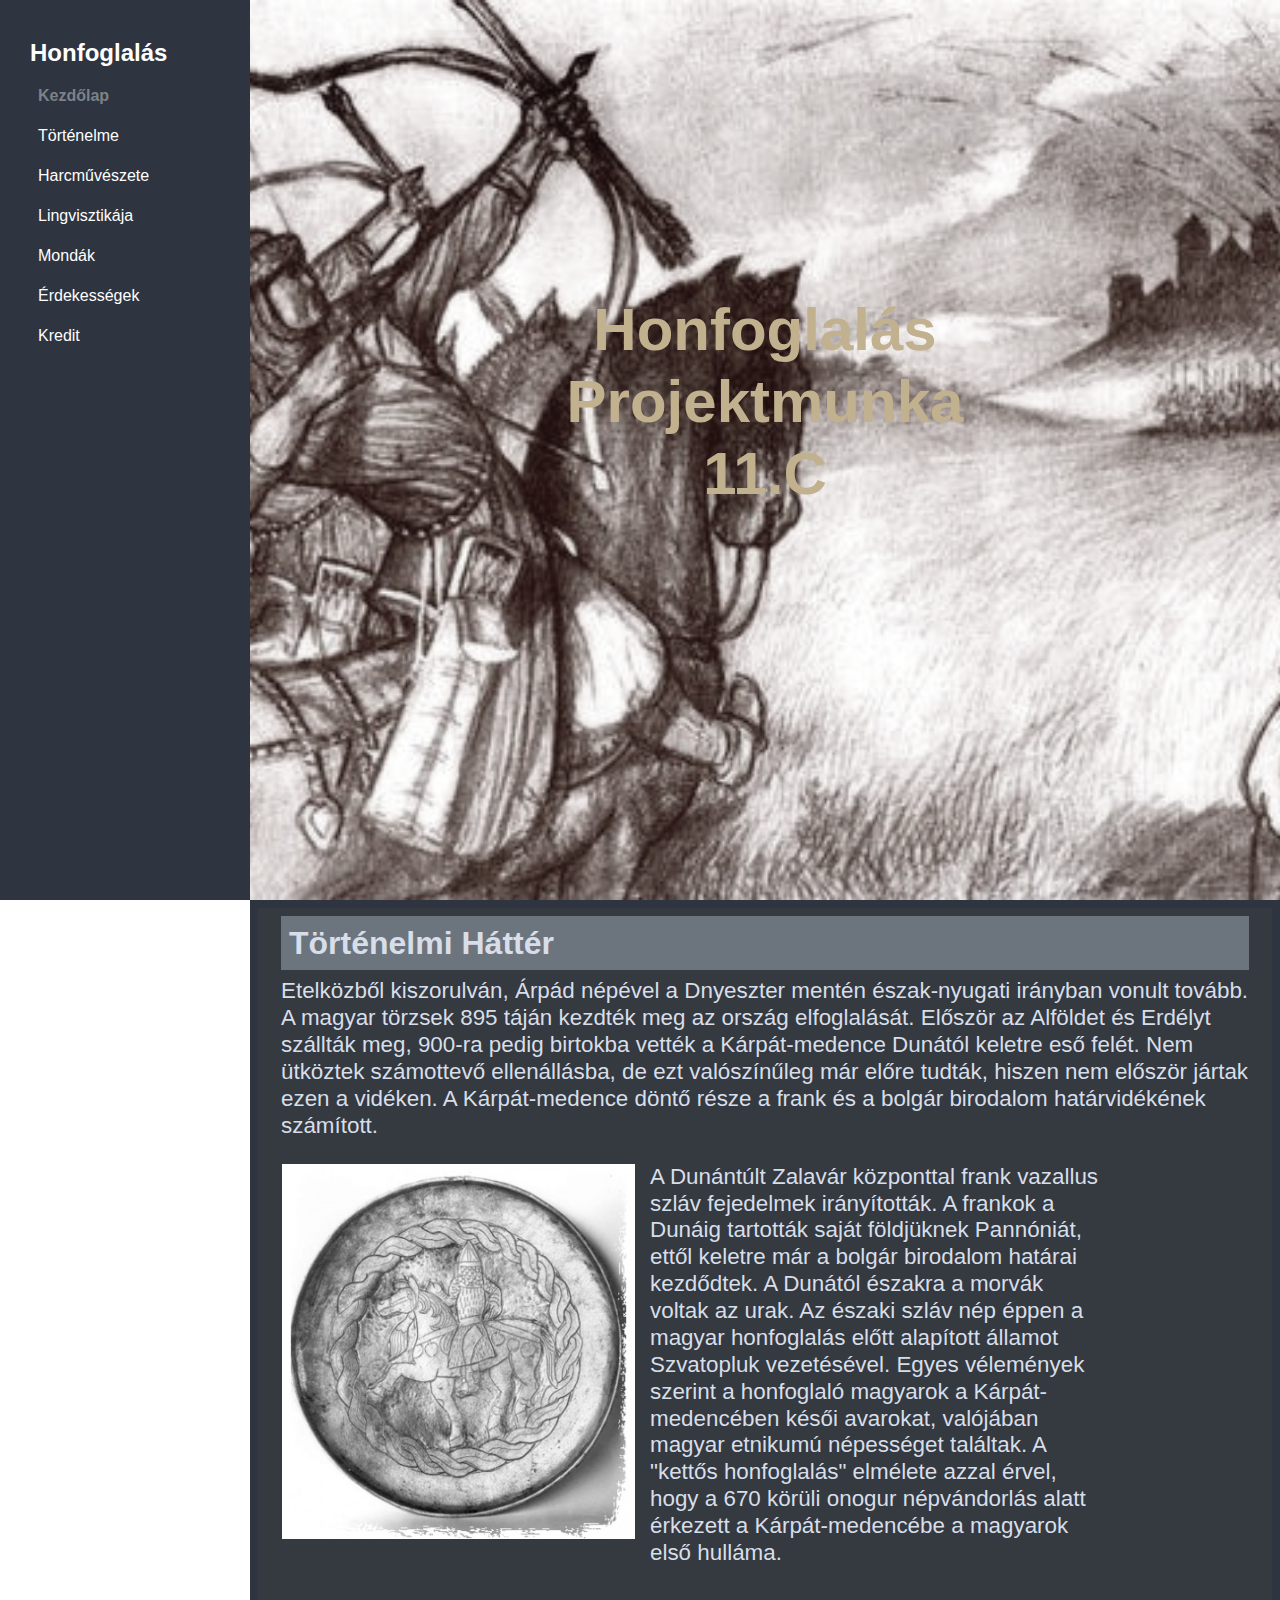
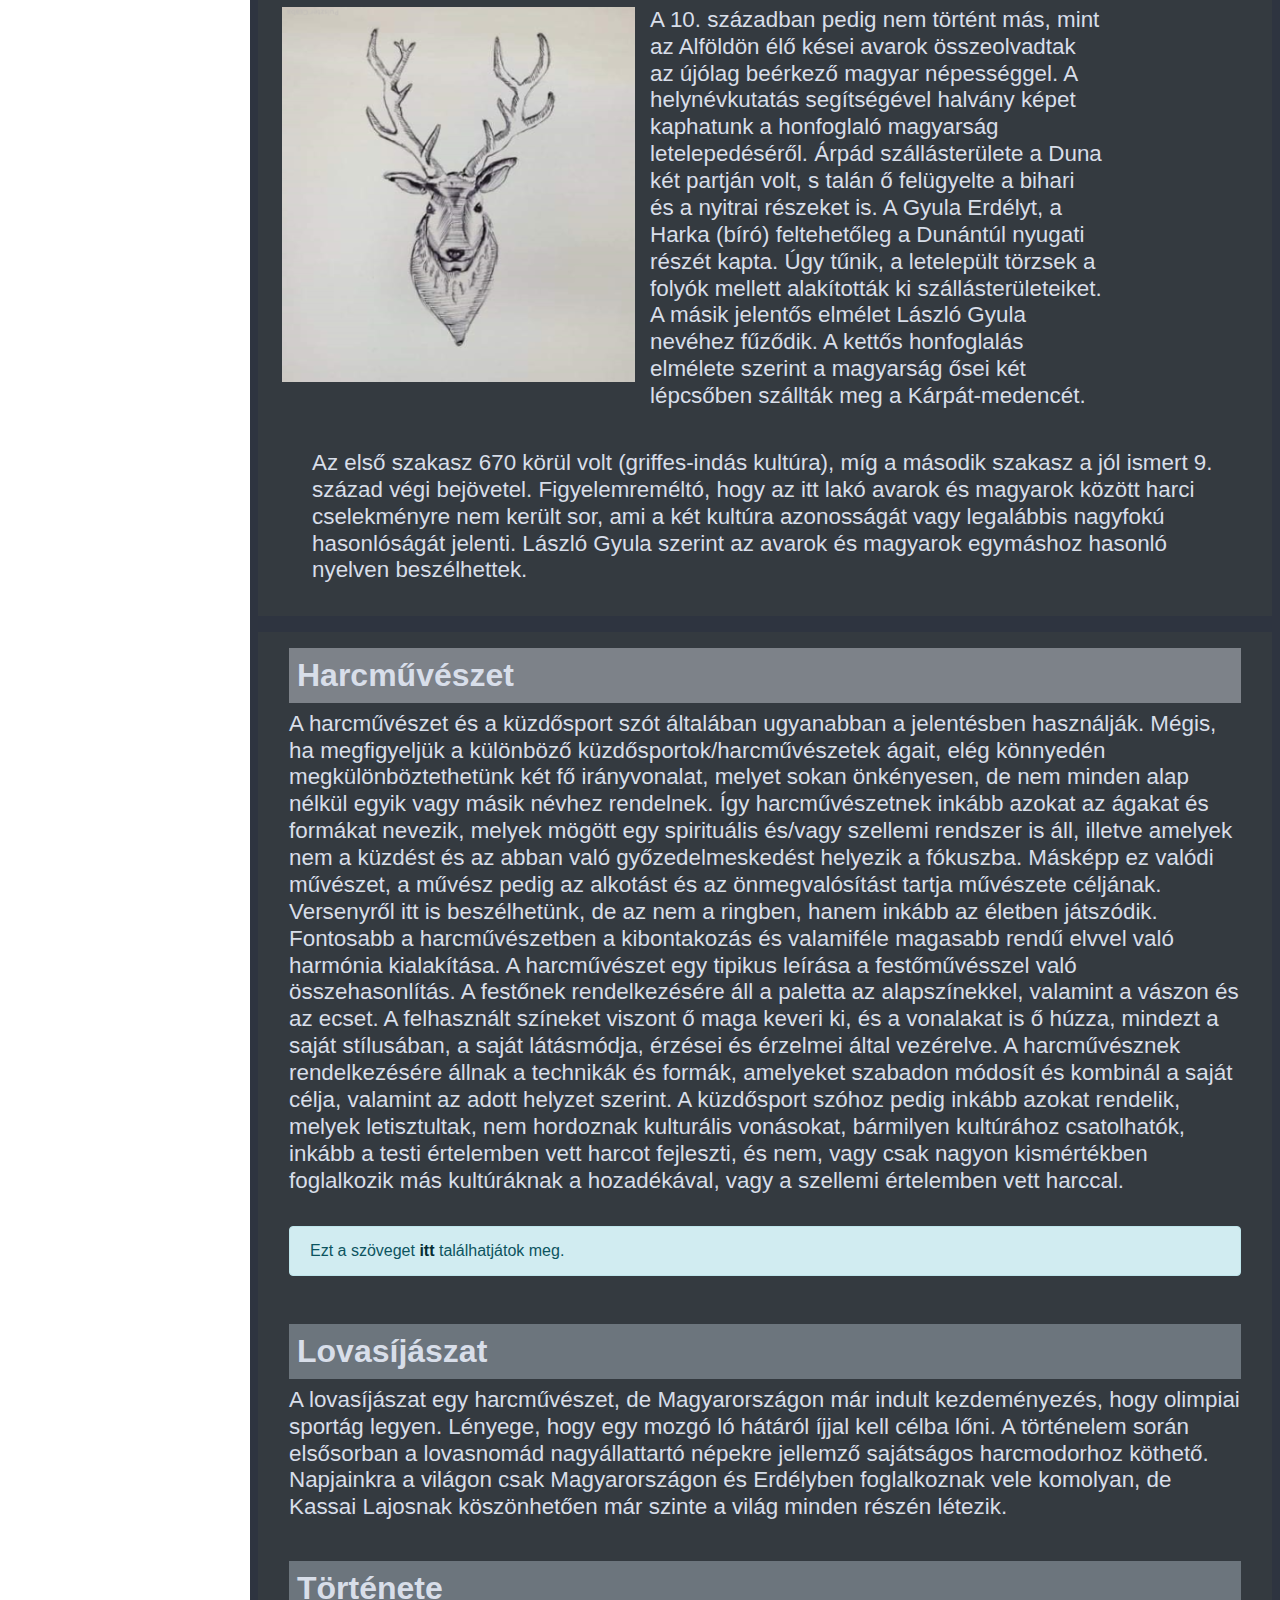
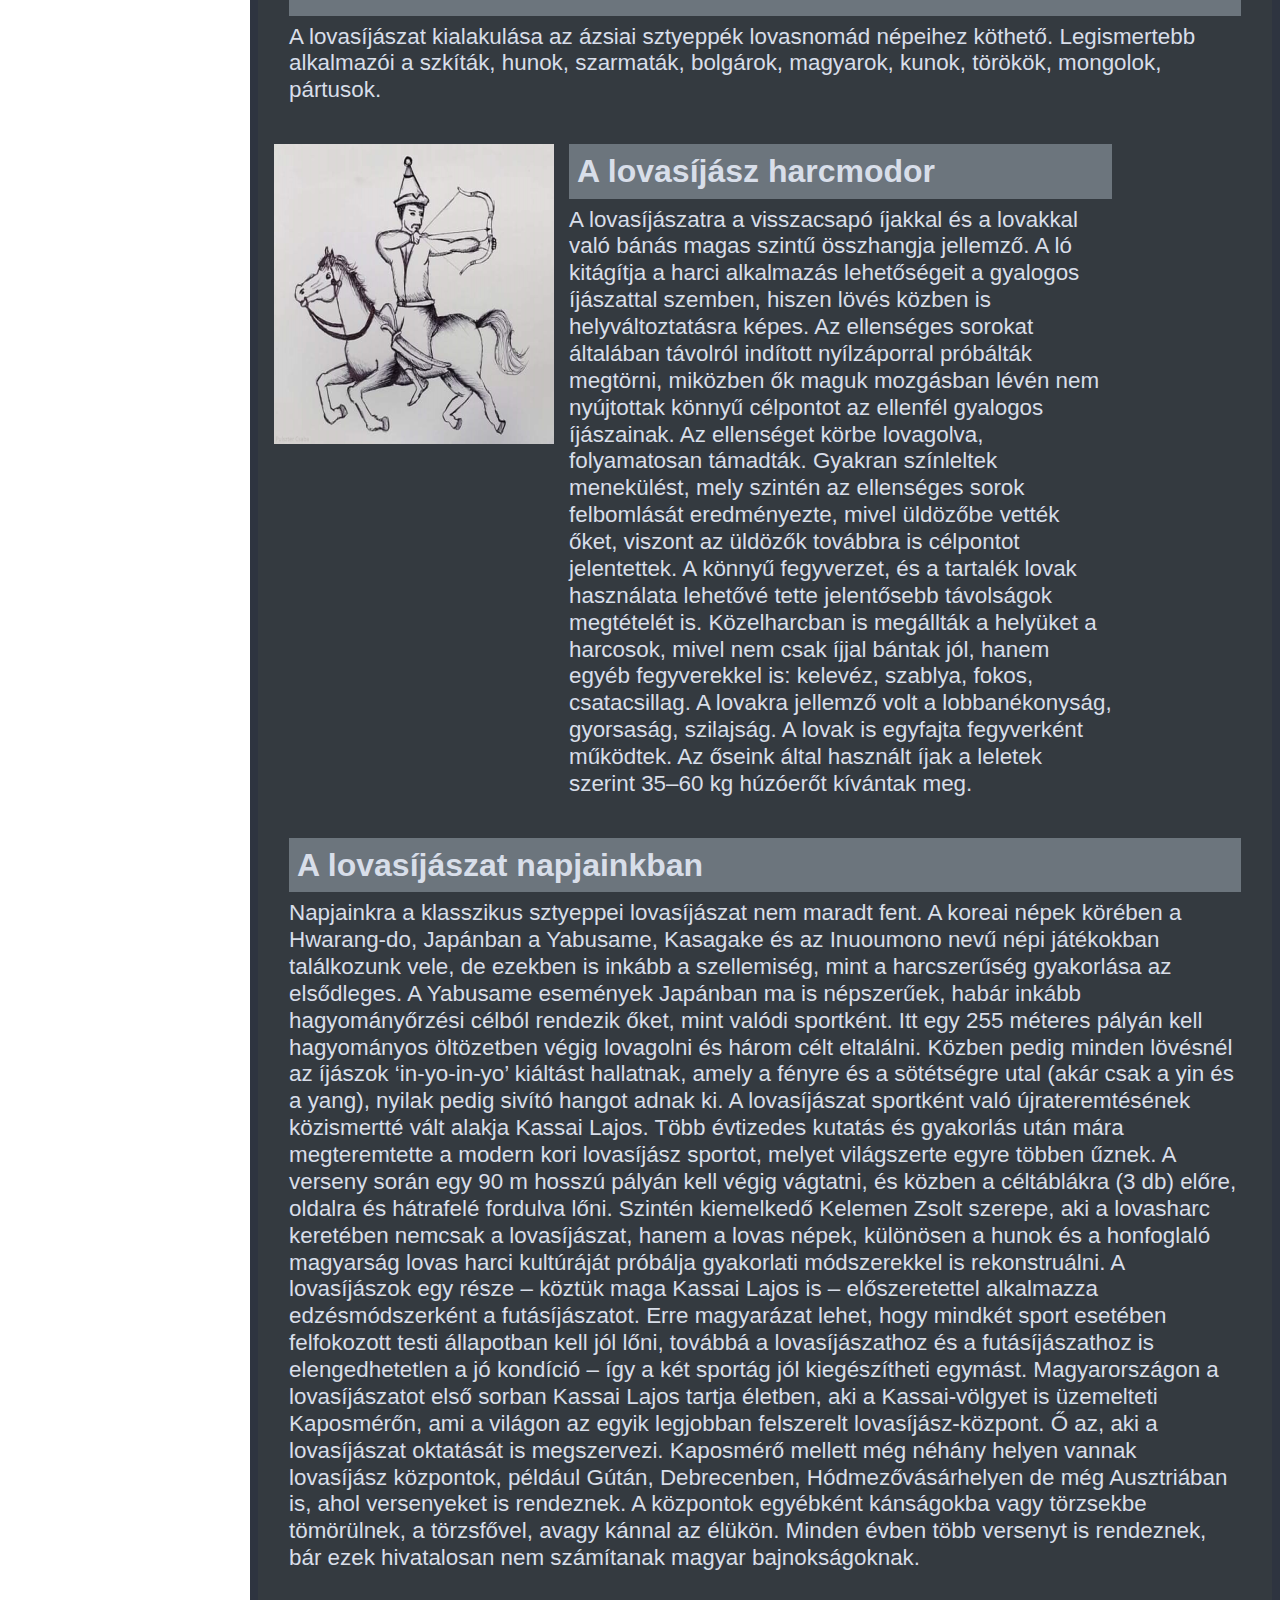
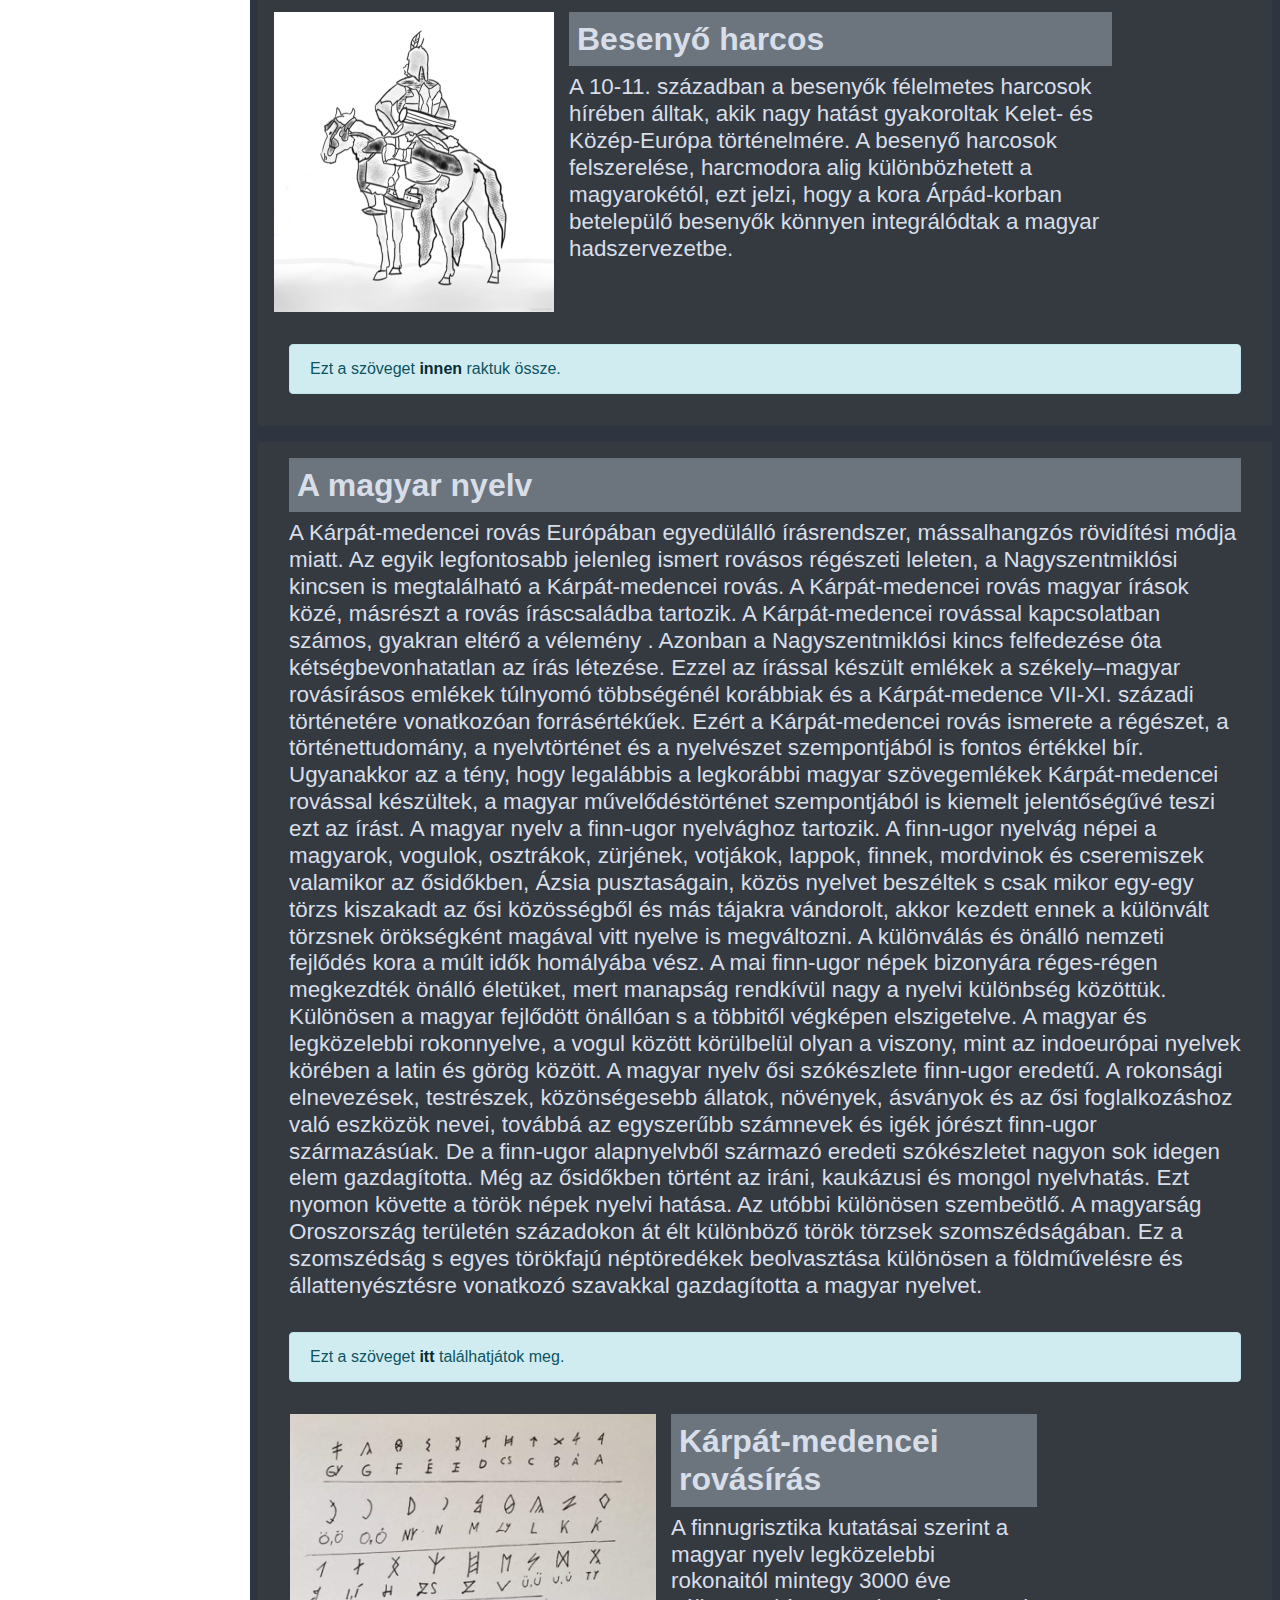
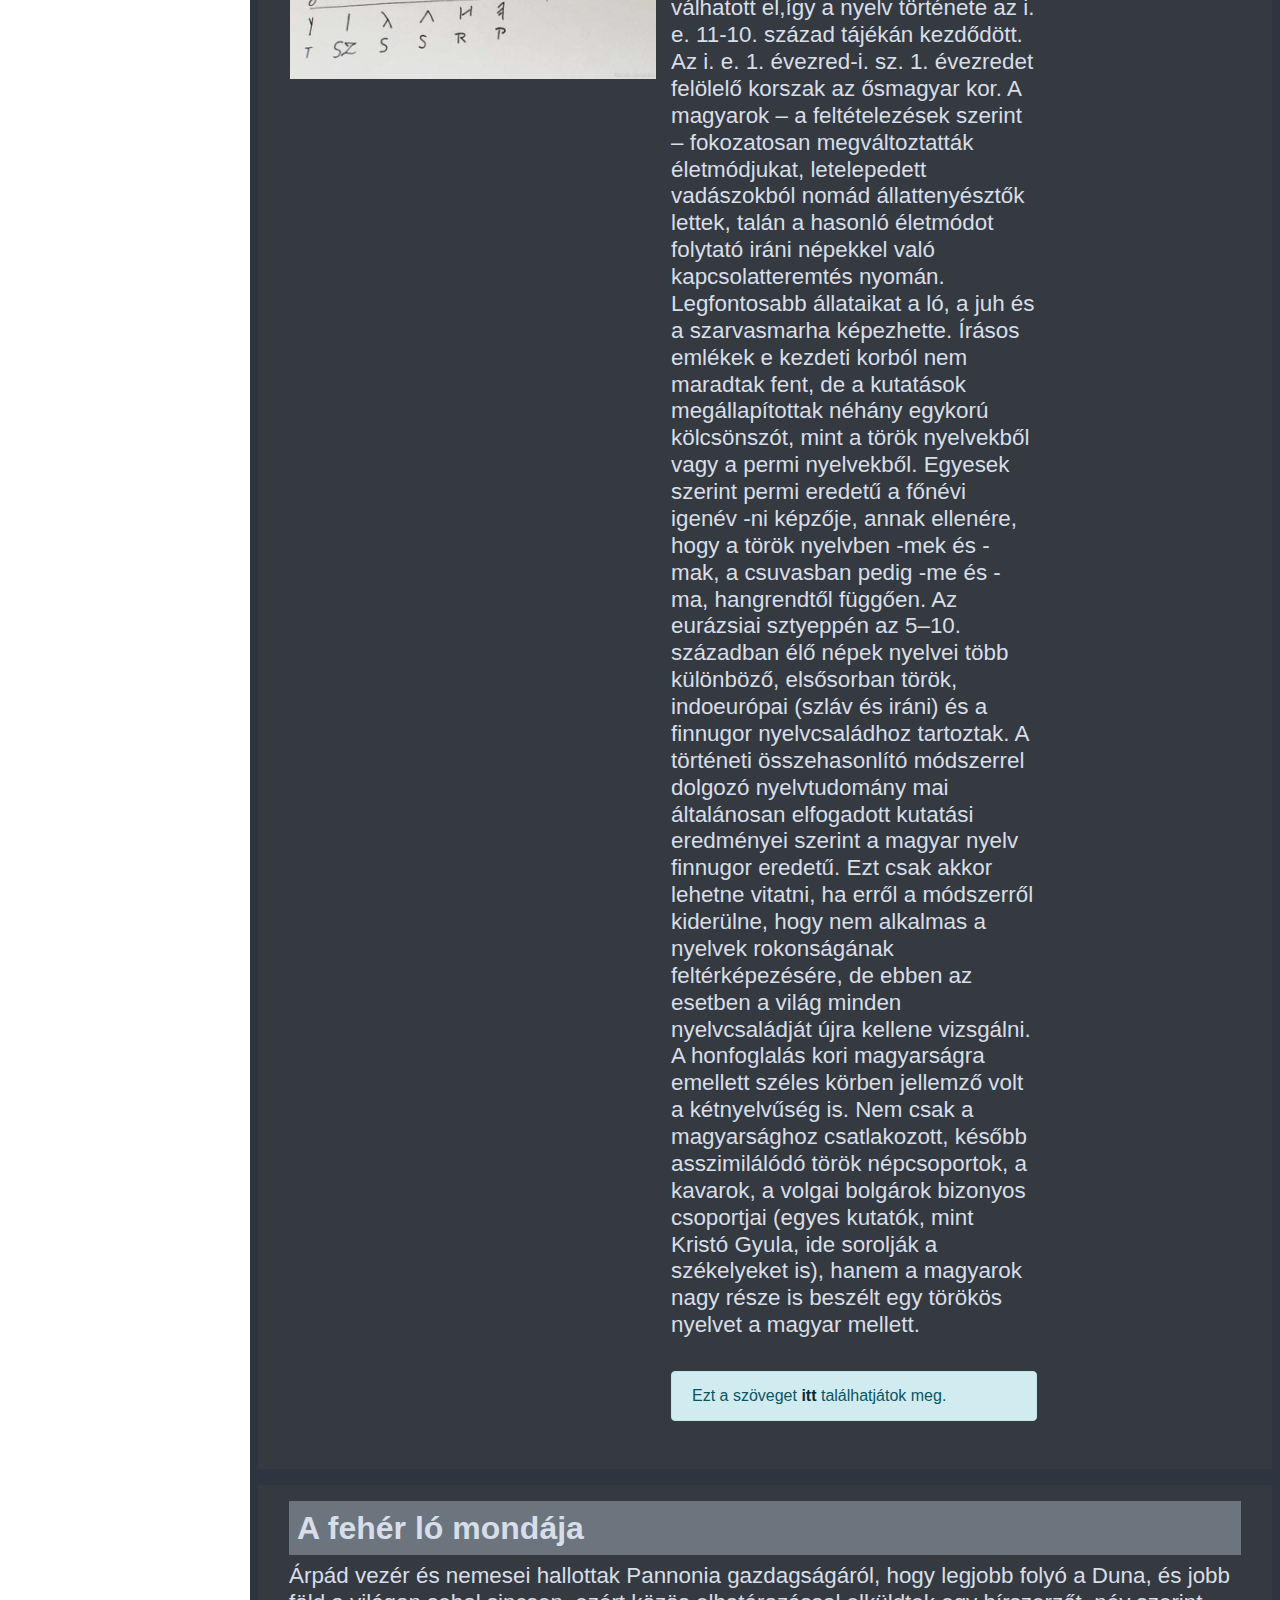
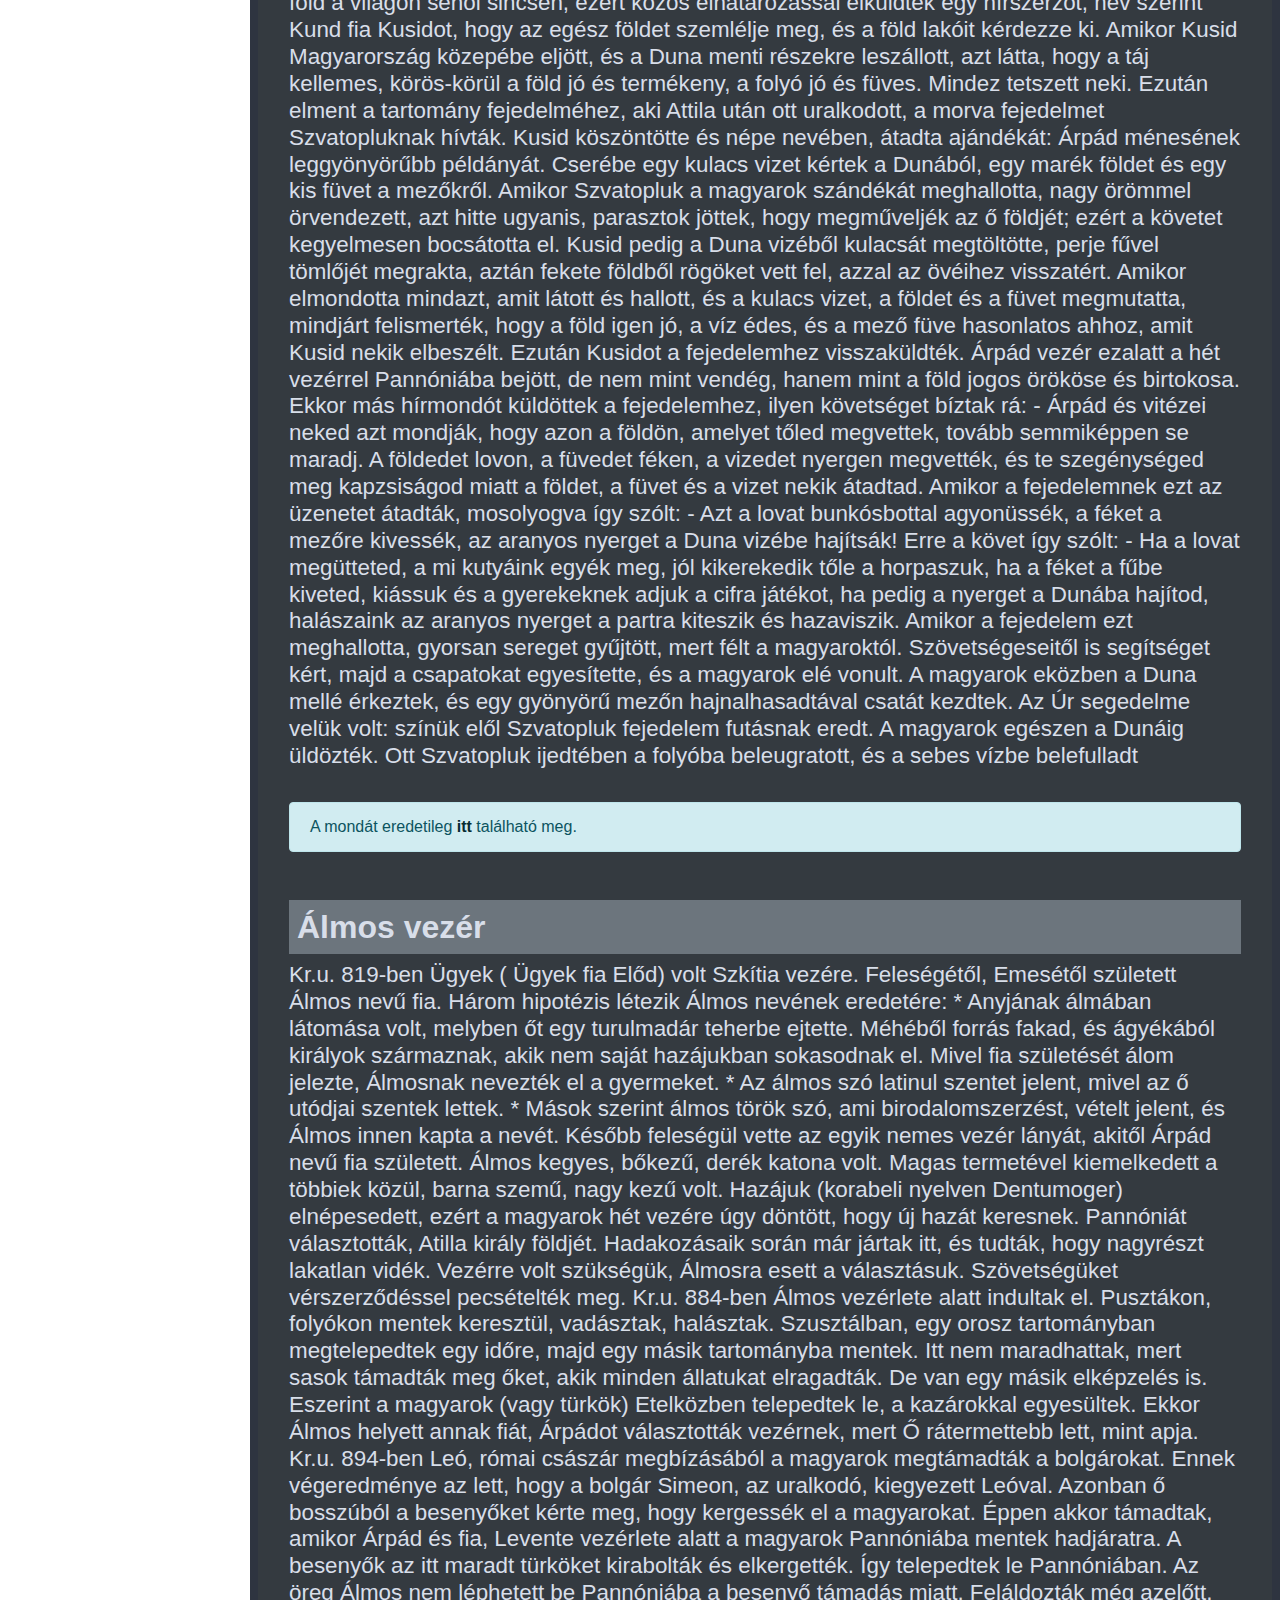
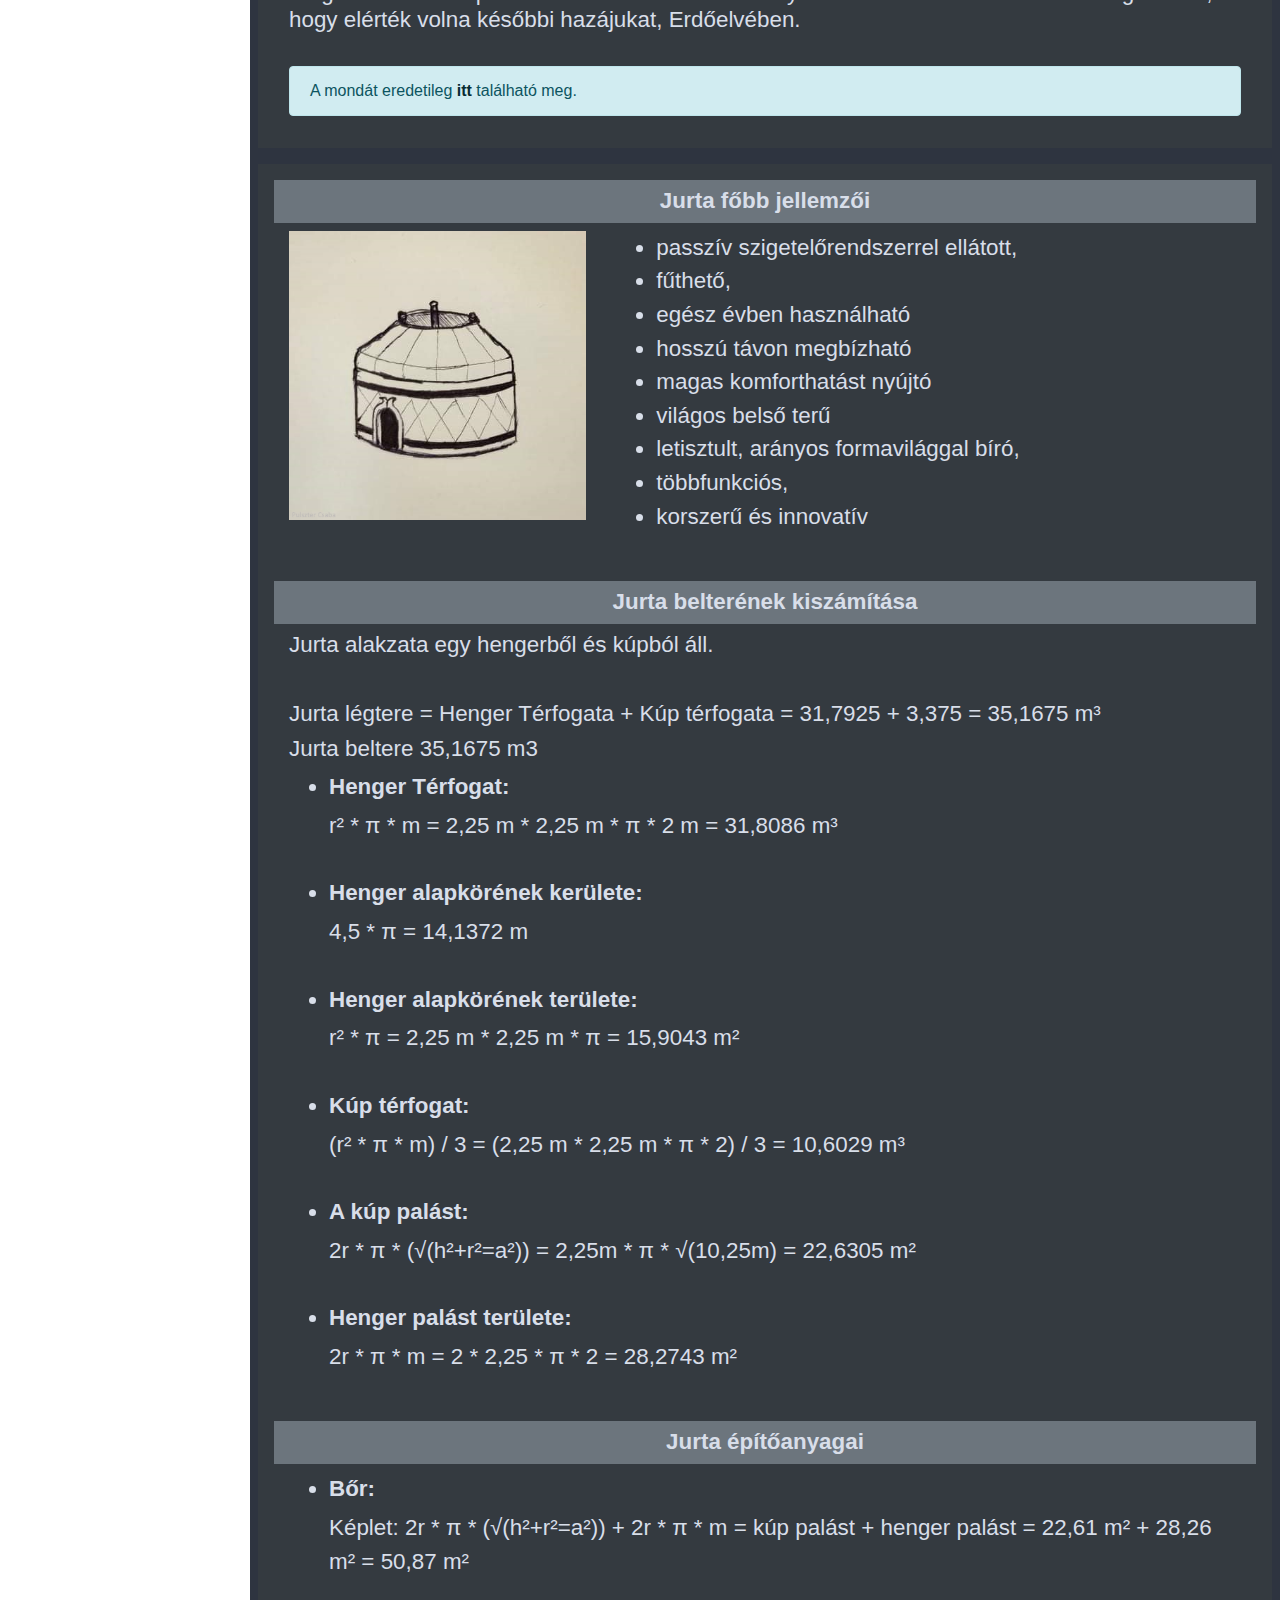
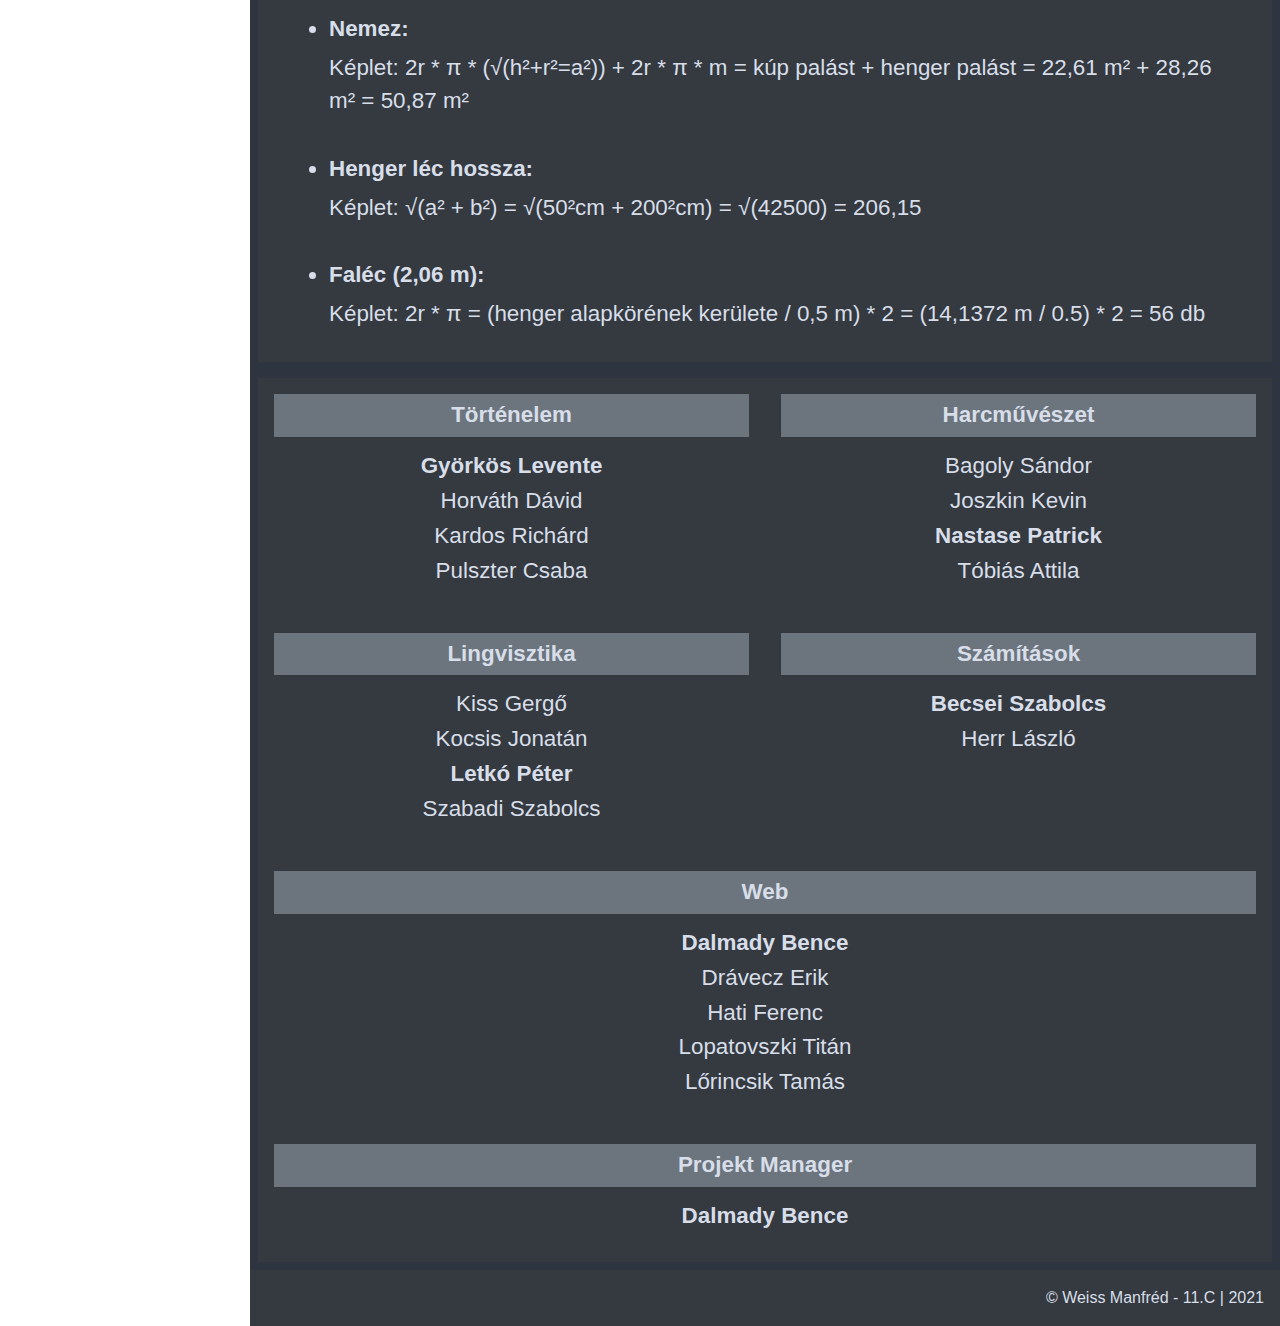
<file: index.html>
<!DOCTYPE html>
<html lang="hu">
<head>
    <meta charset="UTF-8">
    <meta name="viewport" content="width=device-width, initial-scale=1.0">
    <link rel="stylesheet" href="bootstrap.min.css">
    <link rel="stylesheet" href="site.css">
    <script src="jquery.min.js"></script>
    <script src="main.js"></script>
</head>

<body>
    <nav class="sidebar navbar navbar-expand-lg navbar-dark bg-dark d-lg-block">
        <strong class="navbar-brand">
            Honfoglalás
        </strong>
        <button class="navbar-toggler" type="button" data-toggle="collapse" data-target="#navbarNavDropdown" aria-controls="navbarNavDropdown" aria-expanded="false"
            aria-label="Toggle navigation">
            <span class="navbar-toggler-icon"></span>
        </button>

        <div class="collapse navbar-collapse" id="navbarNavDropdown">
            <ul class="navbar-nav flex-column">
                <li class="nav-item active">
                    <a class="nav-link text-white" href="#home">Kezdőlap</a>
                </li>
                <li class="nav-item">
                    <a class="nav-link text-white" href="#history">Történelme</a>
                </li>
                <li class="nav-item">
                    <a class="nav-link text-white" href="#fight">Harcművészete</a>
                </li>
                <li class="nav-item">
                    <a class="nav-link text-white" href="#language">Lingvisztikája</a>
                </li>
                <li class="nav-item">
                    <a class="nav-link text-white" href="#legends">Mondák</a>
                </li>
                <li class="nav-item">
                    <a class="nav-link text-white" href="#facts">Érdekességek</a>
                </li>
            
                <li class="nav-item">
                    <a class="nav-link text-white" href="#credits">Kredit</a>
                </li>
            </ul>
        </div>
    </nav>

    <main class="main-content">
        <section id="home" class="section-100 bg-image p-2">
            <div class="col-sm-12 col-md-12 p-3">
            <h1 class="text-center">Honfoglalás<br>Projektmunka<br>11.C</h1>
        </section>

        <section id="history" class="section-100 bg-image p-2">
            <div class="row mx-0">
                <div class="bg-dark col-sm-12 col-md-12 p-2">
                    <div class="row mx-0">
                        <div class="col-sm-12">
                            <h2 class= "bg-secondary p-2 col-sm-12 text-left">Történelmi Háttér</h2>
                            <h3>Etelközből kiszorulván, Árpád népével a Dnyeszter mentén észak-nyugati irányban vonult tovább.
                                A magyar törzsek 895 táján kezdték meg az ország elfoglalását.
                                Először az Alföldet és Erdélyt szállták meg, 900-ra pedig birtokba vették a Kárpát-medence Dunától keletre eső felét.
                                Nem ütköztek számottevő ellenállásba, de ezt valószínűleg már előre tudták, hiszen nem először jártak ezen a vidéken.
                                A Kárpát-medence döntő része a frank és a bolgár birodalom határvidékének számított.</h3>
             
                        <div class="bg-dark col-sm-12 col-md-12 p-3">
                            <div class="row">
                                <img class="col-sm-13" src="img/muzsi_ezüsttál1-395x420.jpg" alt="tál">
                                <div class="col-sm-6">    
                                    <h3>A Dunántúlt Zalavár központtal frank vazallus szláv fejedelmek irányították.
                                    A frankok a Dunáig tartották saját földjüknek Pannóniát, ettől keletre már a bolgár birodalom határai kezdődtek.
                                    A Dunától északra a morvák voltak az urak. Az északi szláv nép éppen a magyar honfoglalás előtt alapított államot Szvatopluk vezetésével.
                                    Egyes vélemények szerint a honfoglaló magyarok a Kárpát-medencében késői avarokat, valójában magyar etnikumú népességet találtak.
                                    A "kettős honfoglalás" elmélete azzal érvel, hogy a 670 körüli onogur népvándorlás alatt érkezett a Kárpát-medencébe a magyarok első hulláma.</h3>
                                </div>
                            </div>
                        </div>
                        
                        <div class="bg-dark col-sm-12 col-md-12 p-3">
                            <div class="row">
                                <img class="col-sm-13" src="img/reverse_szarvas.png" alt="tál">
                                <div class="col-sm-6">    
                                    <h3>A 10. században pedig nem történt más, mint az Alföldön élő kései avarok összeolvadtak az újólag beérkező magyar népességgel.
                                        A helynévkutatás segítségével halvány képet kaphatunk a honfoglaló magyarság letelepedéséről.
                                        Árpád szállásterülete a Duna két partján volt, s talán ő felügyelte a bihari és a nyitrai részeket is.
                                        A Gyula Erdélyt, a Harka (bíró) feltehetőleg a Dunántúl nyugati részét kapta. Úgy tűnik, a letelepült törzsek a folyók mellett alakították ki szállásterületeiket.
                                        A másik jelentős elmélet László Gyula nevéhez fűződik. A kettős honfoglalás elmélete szerint a magyarság ősei két lépcsőben szállták meg a Kárpát-medencét.</h3>
                                </div>
                            </div>
                        </div>
            
                        <div class="bg-dark col-sm-12 col-md-12 p-3">
                            <div class="row mx-0">
                                <div class="col-sm-12">    
                                    <h3>Az első szakasz 670 körül volt (griffes-indás kultúra), míg a második szakasz a jól ismert 9. század végi bejövetel.
                                        Figyelemreméltó, hogy az itt lakó avarok és magyarok között harci cselekményre nem került sor, ami a két kultúra azonosságát vagy legalábbis nagyfokú hasonlóságát jelenti.
                                        László Gyula szerint az avarok és magyarok egymáshoz hasonló nyelven beszélhettek.</h3>
                                </div>
                            </div>   
                        </div>
                    </div>
                </div>
            </div>
        </section>

        <section id="fight" class="section-100 bg-image p-2">
            <div class="row mx-0">
                <div class="bg-dark col-sm-12 col-md-12 p-3">
                    <div class="row mx-0">
                        <div class="col-sm-12">
                            <h2 class= "bg-black p-2 col-sm-12 text-left">Harcművészet</h2>
                            <h3>A harcművészet és a küzdősport szót általában ugyanabban a jelentésben használják.
                                Mégis, ha megfigyeljük a különböző küzdősportok/harcművészetek ágait, elég könnyedén megkülönböztethetünk két fő irányvonalat,
                                melyet sokan önkényesen, de nem minden alap nélkül egyik vagy másik névhez rendelnek.
                                Így harcművészetnek inkább azokat az ágakat és formákat nevezik, melyek mögött egy spirituális és/vagy szellemi rendszer is áll, illetve amelyek nem a küzdést és az abban való győzedelmeskedést helyezik a fókuszba.
                                Másképp ez valódi művészet, a művész pedig az alkotást és az önmegvalósítást tartja művészete céljának.
                                Versenyről itt is beszélhetünk, de az nem a ringben, hanem inkább az életben játszódik.
                                Fontosabb a harcművészetben a kibontakozás és valamiféle magasabb rendű elvvel való harmónia kialakítása.
                                A harcművészet egy tipikus leírása a festőművésszel való összehasonlítás.
                                A festőnek rendelkezésére áll a paletta az alapszínekkel, valamint a vászon és az ecset.
                                A felhasznált színeket viszont ő maga keveri ki, és a vonalakat is ő húzza, mindezt a saját stílusában, a saját látásmódja, érzései és érzelmei által vezérelve.
                                A harcművésznek rendelkezésére állnak a technikák és formák, amelyeket szabadon módosít és kombinál a saját célja, valamint az adott helyzet szerint.
                                A küzdősport szóhoz pedig inkább azokat rendelik, melyek letisztultak, nem hordoznak kulturális vonásokat,
                                bármilyen kultúrához csatolhatók, inkább a testi értelemben vett harcot fejleszti, és nem, vagy csak nagyon kismértékben foglalkozik más kultúráknak a hozadékával,
                                vagy a szellemi értelemben vett harccal.</h3>
                                <br>
                    <div class="alert alert-info" role="alert">
                        Ezt a szöveget <a href="https://hu.wikipedia.org/wiki/Harcm%C5%B1v%C3%A9szet" class="alert-link">itt</a> találhatjátok meg.
                        </div>
                    </div>
                </div>
            </div>

                <div class="bg-dark col-sm-12 col-md-12 p-3">
                    <div class="row mx-0">
                        <div class="col-sm-12">
                            <h2 class="bg-secondary p-2 col-sm-12 text-left">Lovasíjászat</h2>
                            <h3>A lovasíjászat egy harcművészet, de Magyarországon már indult kezdeményezés, hogy olimpiai sportág legyen. Lényege, hogy egy mozgó ló hátáról íjjal kell célba lőni.
                            A történelem során elsősorban a lovasnomád nagyállattartó népekre jellemző sajátságos harcmodorhoz köthető.
                            Napjainkra a világon csak Magyarországon és Erdélyben foglalkoznak vele komolyan, de Kassai Lajosnak köszönhetően már szinte a világ minden részén létezik.</h3>
                        </div>
                    </div>
                </div>

                
                <div class="bg-dark col-sm-12 col-md-12 p-3">
                    <div class="row mx-0">
                        <div class="col-sm-12">
                            <h2 class="bg-secondary p-2 col-sm-12 text-left">Története</h2>
                            <h3>A lovasíjászat kialakulása az ázsiai sztyeppék lovasnomád népeihez köthető. Legismertebb alkalmazói a szkíták, hunok, szarmaták, bolgárok, magyarok, kunok, törökök, mongolok, pártusok.</h3>
                        </div>
                    </div>
                </div>
                
                <div class="bg-dark col-sm-12 col-md-12 p-3">
                    <div class="row mx-0">
                        <img class="col-sm-13" src="img/nyilas_lovas.png" alt="szarvas">
                        <div class="col-sm-7"> 
                            <h2 class="bg-secondary p-2 col-sm-12 text-left">A lovasíjász harcmodor</h2>
                            <h3>A lovasíjászatra a visszacsapó íjakkal és a lovakkal való bánás magas szintű összhangja jellemző. A ló kitágítja a harci alkalmazás lehetőségeit a gyalogos íjászattal szemben, hiszen lövés közben is helyváltoztatásra képes.
                            Az ellenséges sorokat általában távolról indított nyílzáporral próbálták megtörni, miközben ők maguk mozgásban lévén nem nyújtottak könnyű célpontot az ellenfél gyalogos íjászainak.
                            Az ellenséget körbe lovagolva, folyamatosan támadták. Gyakran színleltek menekülést, mely szintén az ellenséges sorok felbomlását eredményezte, mivel üldözőbe vették őket, viszont az üldözők továbbra is célpontot jelentettek.
                            A könnyű fegyverzet, és a tartalék lovak használata lehetővé tette jelentősebb távolságok megtételét is. Közelharcban is megállták a helyüket a harcosok, mivel nem csak íjjal bántak jól, hanem egyéb fegyverekkel is: kelevéz, szablya, fokos, csatacsillag.
                            A lovakra jellemző volt a lobbanékonyság, gyorsaság, szilajság. A lovak is egyfajta fegyverként működtek. Az őseink által használt íjak a leletek szerint 35–60 kg húzóerőt kívántak meg.</h3>
                        </div>
                    </div>
                </div>

                <div class="bg-dark col-sm-12 col-md-12 p-3">
                    <div class="row mx-0">
                        <div class="col-sm-12">
                            <h2 class="bg-secondary p-2 col-sm-12 text-left">A lovasíjászat napjainkban</h2>
                            <h3>Napjainkra a klasszikus sztyeppei lovasíjászat nem maradt fent. A koreai népek körében a Hwarang-do, Japánban a Yabusame, Kasagake és az Inuoumono nevű népi játékokban találkozunk vele, de ezekben is inkább a szellemiség, mint a harcszerűség gyakorlása az elsődleges.
                            A Yabusame események Japánban ma is népszerűek, habár inkább hagyományőrzési célból rendezik őket, mint valódi sportként. Itt egy 255 méteres pályán kell hagyományos öltözetben végig lovagolni és három célt eltalálni.
                            Közben pedig minden lövésnél az íjászok ‘in-yo-in-yo’ kiáltást hallatnak, amely a fényre és a sötétségre utal (akár csak a yin és a yang), nyilak pedig sivító hangot adnak ki.
                            A lovasíjászat sportként való újrateremtésének közismertté vált alakja Kassai Lajos. Több évtizedes kutatás és gyakorlás után mára megteremtette a modern kori lovasíjász sportot, melyet világszerte egyre többen űznek.
                            A verseny során egy 90 m hosszú pályán kell végig vágtatni, és közben a céltáblákra (3 db) előre, oldalra és hátrafelé fordulva lőni.
                            Szintén kiemelkedő Kelemen Zsolt szerepe, aki a lovasharc keretében nemcsak a lovasíjászat, hanem a lovas népek, különösen a hunok és a honfoglaló magyarság lovas harci kultúráját próbálja gyakorlati módszerekkel is rekonstruálni.
                            A lovasíjászok egy része – köztük maga Kassai Lajos is – előszeretettel alkalmazza edzésmódszerként a futásíjászatot.
                            Erre magyarázat lehet, hogy mindkét sport esetében felfokozott testi állapotban kell jól lőni, továbbá a lovasíjászathoz és a futásíjászathoz is elengedhetetlen a jó kondíció – így a két sportág jól kiegészítheti egymást.
                            Magyarországon a lovasíjászatot első sorban Kassai Lajos tartja életben, aki a Kassai-völgyet is üzemelteti Kaposmérőn, ami a világon az egyik legjobban felszerelt lovasíjász-központ.
                            Ő az, aki a lovasíjászat oktatását is megszervezi. Kaposmérő mellett még néhány helyen vannak lovasíjász központok, például Gútán, Debrecenben, Hódmezővásárhelyen de még Ausztriában is, ahol versenyeket is rendeznek.
                            A központok egyébként kánságokba vagy törzsekbe tömörülnek, a törzsfővel, avagy kánnal az élükön. Minden évben több versenyt is rendeznek, bár ezek hivatalosan nem számítanak magyar bajnokságoknak.</h3>
                        </div>
                    </div>
                </div>
                
                <div class="bg-dark col-sm-12 col-md-12 p-3">
                    <div class="row mx-0">
                        <img class="col-sm-13" src="img/lovas_katona.png" alt="lovaskatona">
                        <div class="col-sm-7">
                            <h2 class="bg-secondary p-2 col-sm-12 text-left">Besenyő harcos</h2>
                            <h3>A 10-11. században a besenyők félelmetes harcosok hírében álltak, akik nagy hatást gyakoroltak Kelet- és Közép-Európa történelmére.
                            A besenyő harcosok felszerelése, harcmodora alig különbözhetett a magyarokétól, ezt jelzi, hogy a kora Árpád-korban betelepülő besenyők könnyen integrálódtak a magyar hadszervezetbe.</h3>
                        </div>
                    </div>
                </div>

                <div class="bg-dark col-sm-12 col-md-12 p-3">
                    <div class="row mx-0">
                        <div class="col-sm-12">
                            <div class="alert alert-info" role="alert">
                                Ezt a szöveget <a href="https://bozsofalvi.hu/home/2014/10/14/magyar-harcmodor/" class="alert-link">innen</a> raktuk össze.
                            </div>
                        </div>
                    </div>
                </div>
        </section>

        <section id="language" class="section-100 bg-image p-2">
            <div class="row mx-0">
                <div class="bg-dark col-sm-12 col-md-12 p-3">
                    <div class="row mx-0">
                        <div class="col-sm-12">
                        <h2 class="bg-secondary p-2 col-sm-12 text-left">A magyar nyelv</h2>
                        <h3>A Kárpát-medencei rovás Európában egyedülálló írásrendszer, mássalhangzós rövidítési módja miatt. Az egyik legfontosabb jelenleg ismert rovásos régészeti leleten, a Nagyszentmiklósi kincsen is megtalálható a Kárpát-medencei rovás. 
                            A Kárpát-medencei rovás magyar írások közé, másrészt a rovás íráscsaládba tartozik. A Kárpát-medencei rovással kapcsolatban számos, gyakran eltérő a vélemény .
                            Azonban a Nagyszentmiklósi kincs felfedezése óta kétségbevonhatatlan az írás létezése. Ezzel az írással készült emlékek a székely–magyar rovásírásos emlékek túlnyomó többségénél korábbiak és a Kárpát-medence VII-XI. századi történetére vonatkozóan forrásértékűek.
                            Ezért a Kárpát-medencei rovás ismerete a régészet, a történettudomány, a nyelvtörténet és a nyelvészet szempontjából is fontos értékkel bír. Ugyanakkor az a tény, hogy legalábbis a legkorábbi magyar szövegemlékek Kárpát-medencei rovással készültek, a magyar művelődéstörténet szempontjából is kiemelt jelentőségűvé teszi ezt az írást.
                            A magyar nyelv a finn-ugor nyelvághoz tartozik. A finn-ugor nyelvág népei a magyarok, vogulok, osztrákok, zürjének, votjákok, lappok, finnek, mordvinok és cseremiszek valamikor az ősidőkben, Ázsia pusztaságain, közös nyelvet beszéltek s csak mikor egy-egy törzs kiszakadt az ősi közösségből és más tájakra vándorolt, akkor kezdett ennek a különvált törzsnek örökségként magával vitt nyelve is megváltozni.
                            A különválás és önálló nemzeti fejlődés kora a múlt idők homályába vész. A mai finn-ugor népek bizonyára réges-régen megkezdték önálló életüket, mert manapság rendkívül nagy a nyelvi különbség közöttük. Különösen a magyar fejlődött önállóan s a többitől végképen elszigetelve. A magyar és legközelebbi rokonnyelve, a vogul között körülbelül olyan a viszony, mint az indoeurópai nyelvek körében a latin és görög között.
                            A magyar nyelv ősi szókészlete finn-ugor eredetű. A rokonsági elnevezések, testrészek, közönségesebb állatok, növények, ásványok és az ősi foglalkozáshoz való eszközök nevei, továbbá az egyszerűbb számnevek és igék jórészt finn-ugor származásúak. De a finn-ugor alapnyelvből származó eredeti szókészletet nagyon sok idegen elem gazdagította. Még az ősidőkben történt az iráni, kaukázusi és mongol nyelvhatás. Ezt nyomon követte a török népek nyelvi hatása.
                            Az utóbbi különösen szembeötlő. A magyarság Oroszország területén századokon át élt különböző török törzsek szomszédságában. Ez a szomszédság s egyes törökfajú néptöredékek beolvasztása különösen a földművelésre és állattenyésztésre vonatkozó szavakkal gazdagította a magyar nyelvet.</h3>
                            <br>
                    <div class="alert alert-info" role="alert">
                        Ezt a szöveget <a href="https://hu.wikipedia.org/wiki/Magyar_nyelv#%C5%90smagyar_kor" class="alert-link">itt</a> találhatjátok meg.
                        </div>
                    </div>
                </div>
            

                <div class="bg-dark col-sm-12 col-md-12 p-3">
                    <div class="row mx-0">
                        <img class="col-sm-13" src="img/enchanting_lang.png" alt="rovásírás">
                        <div class="col-sm-6 col-md-5">
                            <h2 class="bg-secondary p-2 col-sm-12 text-left">Kárpát-medencei rovásírás</h2>
                            <h3>A finnugrisztika kutatásai szerint a magyar nyelv legközelebbi rokonaitól mintegy 3000 éve válhatott el,így a nyelv története az i. e. 11-10. század tájékán kezdődött.
                                Az i. e. 1. évezred-i. sz. 1. évezredet felölelő korszak az ősmagyar kor. A magyarok – a feltételezések szerint – fokozatosan megváltoztatták életmódjukat, letelepedett vadászokból nomád állattenyésztők lettek, talán a hasonló életmódot folytató iráni népekkel való kapcsolatteremtés nyomán.
                                Legfontosabb állataikat a ló, a juh és a szarvasmarha képezhette. Írásos emlékek e kezdeti korból nem maradtak fent, de a kutatások megállapítottak néhány egykorú kölcsönszót, mint a török nyelvekből vagy a permi nyelvekből.
                                Egyesek szerint permi eredetű a főnévi igenév ‑ni képzője, annak ellenére, hogy a török nyelvben -mek és -mak, a csuvasban pedig -me és -ma, hangrendtől függően.
                                Az eurázsiai sztyeppén az 5–10. században élő népek nyelvei több különböző, elsősorban török, indoeurópai (szláv és iráni) és a finnugor nyelvcsaládhoz tartoztak.
                                A történeti összehasonlító módszerrel dolgozó nyelvtudomány mai általánosan elfogadott kutatási eredményei szerint a magyar nyelv finnugor eredetű.
                                Ezt csak akkor lehetne vitatni, ha erről a módszerről kiderülne, hogy nem alkalmas a nyelvek rokonságának feltérképezésére, de ebben az esetben a világ minden nyelvcsaládját újra kellene vizsgálni.
                                A honfoglalás kori magyarságra emellett széles körben jellemző volt a kétnyelvűség is.
                                Nem csak a magyarsághoz csatlakozott, később asszimilálódó török népcsoportok, a kavarok, a volgai bolgárok bizonyos csoportjai (egyes kutatók, mint Kristó Gyula, ide sorolják a székelyeket is), hanem a magyarok nagy része is beszélt egy törökös nyelvet a magyar mellett.</h3>
                                <br>
                        <div class="alert alert-info" role="alert">
                            Ezt a szöveget <a href="https://hu.wikipedia.org/wiki/K%C3%A1rp%C3%A1t-medencei_rov%C3%A1s%C3%ADr%C3%A1s" class="alert-link">itt</a> találhatjátok meg.
                            </div>
                        </div>
                    </div>
                
        </section>

        <section id="legends" class="section-100 bg-image p-2">
            <div class="row mx-0">
                <div class="bg-dark col-sm-12 col-md-12 p-3">
                    <div class="row mx-0">
                        <div class="col-sm-12">
                        <h2 class="bg-secondary p-2 col-sm-12 text-left">A fehér ló mondája</h2>
                        <h3>Árpád vezér és nemesei hallottak Pannonia gazdagságáról, hogy legjobb folyó a Duna, és jobb föld a világon sehol sincsen, ezért közös elhatározással elküldtek egy hírszerzőt, név szerint Kund fia Kusidot, hogy az egész földet szemlélje meg, és a föld lakóit kérdezze ki.

                            Amikor Kusid Magyarország közepébe eljött, és a Duna menti részekre leszállott, azt látta, hogy a táj kellemes, körös-körül a föld jó és termékeny, a folyó jó és füves. Mindez tetszett neki. Ezután elment a tartomány fejedelméhez, aki Attila után ott uralkodott, a morva fejedelmet Szvatopluknak hívták.
                            
                            Kusid köszöntötte és népe nevében, átadta ajándékát: Árpád ménesének leggyönyörűbb példányát. Cserébe egy kulacs vizet kértek a Dunából, egy marék földet és egy kis füvet a mezőkről. Amikor Szvatopluk a magyarok szándékát meghallotta, nagy örömmel örvendezett, azt hitte ugyanis, parasztok jöttek, hogy megműveljék az ő földjét; ezért a követet kegyelmesen bocsátotta el. Kusid pedig a Duna vizéből kulacsát megtöltötte, perje fűvel tömlőjét megrakta, aztán fekete földből rögöket vett fel, azzal az övéihez visszatért.
                            Amikor elmondotta mindazt, amit látott és hallott, és a kulacs vizet, a földet és a füvet megmutatta, mindjárt felismerték, hogy a föld igen jó, a víz édes, és a mező füve hasonlatos ahhoz, amit Kusid nekik elbeszélt. Ezután Kusidot a fejedelemhez visszaküldték. Árpád vezér ezalatt a hét vezérrel Pannóniába bejött, de nem mint vendég, hanem mint a föld jogos örököse és birtokosa. Ekkor más hírmondót küldöttek a fejedelemhez, ilyen követséget bíztak rá:
                            
                                - Árpád és vitézei neked azt mondják, hogy azon a földön, amelyet tőled megvettek, tovább semmiképpen se maradj. A földedet lovon, a füvedet féken, a vizedet nyergen megvették, és te szegénységed meg kapzsiságod miatt a földet, a füvet és a vizet nekik átadtad.
                            
                            Amikor a fejedelemnek ezt az üzenetet átadták, mosolyogva így szólt:
                            
                                - Azt a lovat bunkósbottal agyonüssék, a féket a mezőre kivessék, az aranyos nyerget a Duna vizébe hajítsák! Erre a követ így szólt:
                                - Ha a lovat megütteted, a mi kutyáink egyék meg, jól kikerekedik tőle a horpaszuk, ha a féket a fűbe kiveted, kiássuk és a gyerekeknek adjuk a cifra játékot, ha pedig a nyerget a Dunába hajítod, halászaink az aranyos nyerget a partra kiteszik és hazaviszik.
                            
                            Amikor a fejedelem ezt meghallotta, gyorsan sereget gyűjtött, mert félt a magyaroktól. Szövetségeseitől is segítséget kért, majd a csapatokat egyesítette, és a magyarok elé vonult. A magyarok eközben a Duna mellé érkeztek, és egy gyönyörű mezőn hajnalhasadtával csatát kezdtek. Az Úr segedelme velük volt: színük elől Szvatopluk fejedelem futásnak eredt.
                            A magyarok egészen a Dunáig üldözték. Ott Szvatopluk ijedtében a folyóba beleugratott, és a sebes vízbe belefulladt</h3>
                            <br>
                    <div class="alert alert-info" role="alert">
                        A mondát eredetileg <a href="https://hu.wikipedia.org/wiki/A_feh%C3%A9r_l%C3%B3_mond%C3%A1ja" class="alert-link">itt</a> található meg.
                        </div>
                    </div>
                </div>
            </div>

                <div class="bg-dark col-sm-12 col-md-12 p-3">
                    <div class="row mx-0">
                        <div class="col-sm-12">
                            <h2 class="bg-secondary p-2 col-sm-12 text-left">Álmos vezér</h2>
                            <h3>Kr.u. 819-ben Ügyek ( Ügyek fia Előd) volt Szkítia vezére. Feleségétől, Emesétől született Álmos nevű fia. Három hipotézis létezik Álmos nevének eredetére:

                                * Anyjának álmában látomása volt, melyben őt egy turulmadár teherbe ejtette. Méhéből forrás fakad, és ágyékából királyok származnak, akik nem saját hazájukban sokasodnak el. Mivel fia születését álom jelezte, Álmosnak nevezték el a gyermeket.
                                * Az álmos szó latinul szentet jelent, mivel az ő utódjai szentek lettek.
                                * Mások szerint álmos török szó, ami birodalomszerzést, vételt jelent, és Álmos innen kapta a nevét.
                                
                                Később feleségül vette az egyik nemes vezér lányát, akitől Árpád nevű fia született. Álmos kegyes, bőkezű, derék katona volt. Magas termetével kiemelkedett a többiek közül, barna szemű, nagy kezű volt. Hazájuk (korabeli nyelven Dentumoger) elnépesedett, ezért a magyarok hét vezére úgy döntött, hogy új hazát keresnek. Pannóniát választották, Atilla király földjét. Hadakozásaik során már jártak itt, és tudták, hogy nagyrészt lakatlan vidék. Vezérre volt szükségük, Álmosra esett a választásuk.
                                
                                Szövetségüket vérszerződéssel pecsételték meg.
                                
                                Kr.u. 884-ben Álmos vezérlete alatt indultak el. Pusztákon, folyókon mentek keresztül, vadásztak, halásztak. Szusztálban, egy orosz tartományban megtelepedtek egy időre, majd egy másik tartományba mentek. Itt nem maradhattak, mert sasok támadták meg őket, akik minden állatukat elragadták. De van egy másik elképzelés is. Eszerint a magyarok (vagy türkök) Etelközben telepedtek le, a kazárokkal egyesültek. Ekkor Álmos helyett annak fiát, Árpádot választották vezérnek, mert Ő rátermettebb lett, mint apja.
                                
                                Kr.u. 894-ben Leó, római császár megbízásából a magyarok megtámadták a bolgárokat. Ennek végeredménye az lett, hogy a bolgár Simeon, az uralkodó, kiegyezett Leóval. Azonban ő bosszúból a besenyőket kérte meg, hogy kergessék el a magyarokat. Éppen akkor támadtak, amikor Árpád és fia, Levente vezérlete alatt a magyarok Pannóniába mentek hadjáratra. A besenyők az itt maradt türköket kirabolták és elkergették. Így telepedtek le Pannóniában.
                                
                                Az öreg Álmos nem léphetett be Pannóniába a besenyő támadás miatt. Feláldozták még azelőtt, hogy elérték volna későbbi hazájukat, Erdőelvében.</h3>
                                <br>
                        <div class="alert alert-info" role="alert">
                            A mondát eredetileg <a href="http://central.budapesti.info/mesebirodalom/eredetmondak.htm" class="alert-link">itt</a> található meg.
                            </div>
                        </div>
                    </div>
                </div>
        </section>

        <section id="facts" class="section-100 bg-image p-2">
            <div class="row mx-0">
                <div class="bg-dark col-sm-12 col-md-12 p-3">
                    <h4 class="bg-secondary p-2 col-sm-12 text-center">
                        Jurta főbb jellemzői
                    </h4>
                    <div class="row mx-0">
                        <img class="col-sm-4" src="img/jurta.png" alt="jurta">
                        <div class="col-sm-8">
                            <ul>
                                <li>passzív szigetelőrendszerrel ellátott,</li>
                                <li>fűthető,</li>
                                <li>egész évben használható</li>
                                <li>hosszú távon megbízható</li>
                                <li>magas komforthatást nyújtó</li>
                                <li>világos belső terű</li>
                                <li>letisztult, arányos formavilággal bíró,</li>
                                <li>többfunkciós,</li>
                                <li>korszerű és innovatív</li>
                            </ul>
                        </div>
                    </div>
                </div>

                <div class="bg-dark col-sm-12 col-md-12 p-3">
                    <h4 class="bg-secondary p-2 col-sm-12 text-center">
                        Jurta belterének kiszámítása
                    </h4>
                    <div class="row mx-0">
                        <div class="col-sm-12">
                            <h3>Jurta alakzata egy hengerből és kúpból áll.</h3>
                            <br>
                                <h3>Jurta légtere = Henger Térfogata + Kúp térfogata = 31,7925 + 3,375 =  35,1675 m³</h3>
                                <h3>Jurta beltere 35,1675 m3</h3>
                                
                            <ul>
                                <li>
                                    <h5>Henger Térfogat:</h5> 
                                    r² * π * m = 2,25 m * 2,25 m * π * 2 m = 31,8086 m³
                                </li>
                                <br>
                                <li>
                                    <h5>Henger alapkörének kerülete:</h5>
                                    4,5 * π = 14,1372 m
                                </li>
                                <br>
                                <li>
                                    <h5>Henger alapkörének területe:</h5>
                                    r² * π = 2,25 m * 2,25 m * π =  15,9043 m²
                                </li>
                                <br>
                                <li>
                                    <h5>Kúp térfogat:</h5>
                                    (r² * π * m) / 3  = (2,25 m * 2,25 m * π * 2) / 3 = 10,6029 m³
                                </li>
                                <br>
                                <li>
                                    <h5>A kúp palást:</h5>
                                    2r * π * (√(h²+r²=a²)) = 2,25m * π * √(10,25m) = 22,6305 m²
                                </li>
                                <br>
                                <li>
                                    <h5>Henger palást területe:</h5>
                                    2r * π * m = 2 * 2,25 * π * 2 = 28,2743 m²
                                </li>
                            </ul>
                        </div>
                    </div>
                </div>

                <div class="bg-dark col-sm-12 col-md-12 p-3">
                    <h4 class="bg-secondary p-2 col-sm-12 text-center">
                        Jurta építőanyagai
                    </h4>
                    <div class="row mx-0">
                        <div class="col-sm-12">
                            <ul>
                                <li>
                                    <h5>Bőr:</h5>
                                    Képlet: 2r * π * (√(h²+r²=a²)) + 2r * π * m = 
                                    kúp palást + henger palást = 22,61 m² + 28,26 m² = 50,87 m²
                                </li>
                                <br>
                                <li>
                                    <h5>Nemez:</h5>
                                    Képlet: 2r * π * (√(h²+r²=a²)) + 2r * π * m = 
                                    kúp palást + henger palást = 22,61 m² + 28,26 m² = 50,87 m²
                                </li>
                                <br>
                                <li>
                                    <h5>Henger léc hossza:</h5>
                                    Képlet: √(a² + b²) = 
                                    √(50²cm + 200²cm) = √(42500) = 206,15
                                </li>
                                <br>
                                <li>
                                    <h5>Faléc (2,06 m):</h5>
                                    Képlet: 2r * π = 
                                    (henger alapkörének kerülete / 0,5 m) * 2 = (14,1372 m / 0.5) * 2 = 56 db
                                </li>
                            </ul>
                        </div>
                    </div>
                </div>
            </div>
        </section>

        <section id="credits" class="section-100 bg-image p-2">
            <div class="row mx-0">
                <div class="bg-dark col-sm-12 col-md-6 p-3">
                    <h4 class="bg-secondary p-2 col-sm-12 text-center">
                        Történelem
                    </h4>
                    <div class="row mx-0">
                        <div class="col-sm-8 p-2 col-sm-12 text-center">
                                <h5>Györkös Levente</h5>
                                <h6>Horváth Dávid</h6>
                                <h6>Kardos Richárd</h6>
                                <h6>Pulszter Csaba</h6>
                        </div>
                    </div>
                </div>

                <div class="bg-dark col-sm-12 col-md-6 p-3">
                    <h4 class="bg-secondary p-2 col-sm-12 text-center">
                        Harcművészet
                    </h4>
                    <div class="row mx-0">
                        <div class="col-sm-8 p-2 col-sm-12 text-center">
                            
                                <h6>Bagoly Sándor</h6>
                                <h6>Joszkin Kevin</h6>
                                <h5>Nastase Patrick</h5>
                                <h6>Tóbiás Attila</h6>
                            
                        </div>
                    </div>
                </div>

                <div class="bg-dark col-sm-12 col-md-6 p-3">
                    <h4 class="bg-secondary p-2 col-sm-12 text-center">
                        Lingvisztika
                    </h4>
                    <div class="row mx-0">
                        <div class="col-sm-8 p-2 col-sm-12 text-center">
                            
                                <h6>Kiss Gergő</h6>
                                <h6>Kocsis Jonatán</h6>
                                <h5>Letkó Péter</h5>
                                <h6>Szabadi Szabolcs</h6>
                            </ul>
                        </div>
                    </div>
                </div>

                <div class="bg-dark col-sm-12 col-md-6 p-3">
                    <h4 class="bg-secondary p-2 col-sm-12 text-center">
                        Számítások
                    </h4>
                    <div class="row mx-0">
                        <div class="col-sm-8 p-2 col-sm-12 text-center">
                                <h5>Becsei Szabolcs</h5>
                                <h6>Herr László</h6>
                            </ul>
                        </div>
                    </div>
                </div>

                <div class="bg-dark col-lg-12 col-md-6 p-3">
                    <h4 class="bg-secondary p-2 col-sm-12 text-center">
                        Web
                    </h4>
                    <div class="row mx-0">
                        <div class="col-sm-8 p-2 col-sm-12 text-center">
                            
                                <h5>Dalmady Bence</h5>
                                <h6>Drávecz Erik</h6>
                                <h6>Hati Ferenc</h6>
                                <h6>Lopatovszki Titán</h6>
                                <h6>Lőrincsik Tamás</h6>
                            </ul>
                        </div>
                    </div>
                </div>

                <div class="bg-dark col-lg-12 col-md-6 p-3">
                    <h4 class="bg-secondary p-2 col-sm-12 text-center">
                        Projekt Manager
                    </h4>
                    <div class="row mx-0">
                        <div class="col-sm-8 p-2 col-sm-12 text-center">
                            <h5>Dalmady Bence</h5> 
                        </div>
                    </div>
                </div>
            </div>
        </section>
    </main>

    <footer class="text-right p-3">
        <h7>
            © Weiss Manfréd - 11.C | 2021
        </h7>
    </footer>

    <script src="popper.min.js"></script>
    <script src="bootstrap.min.js"></script>
</body>

</html>
</file>
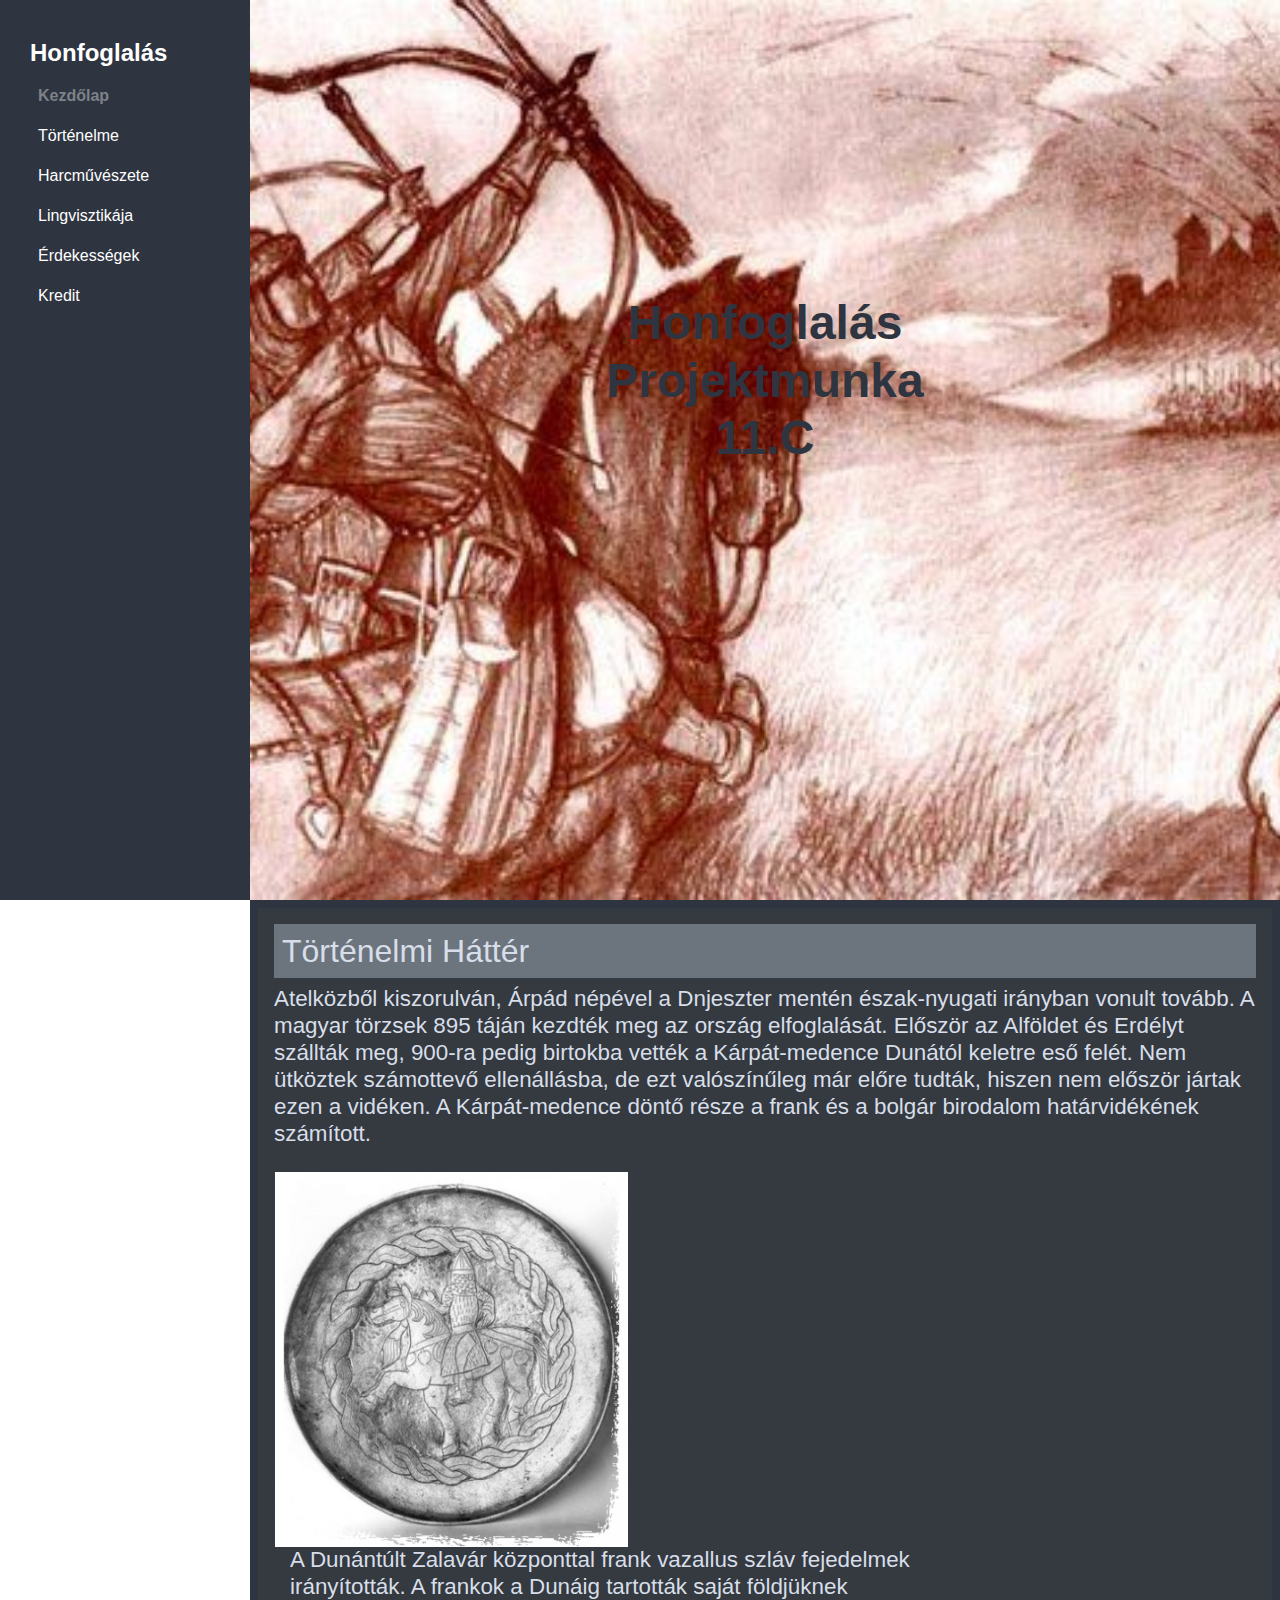
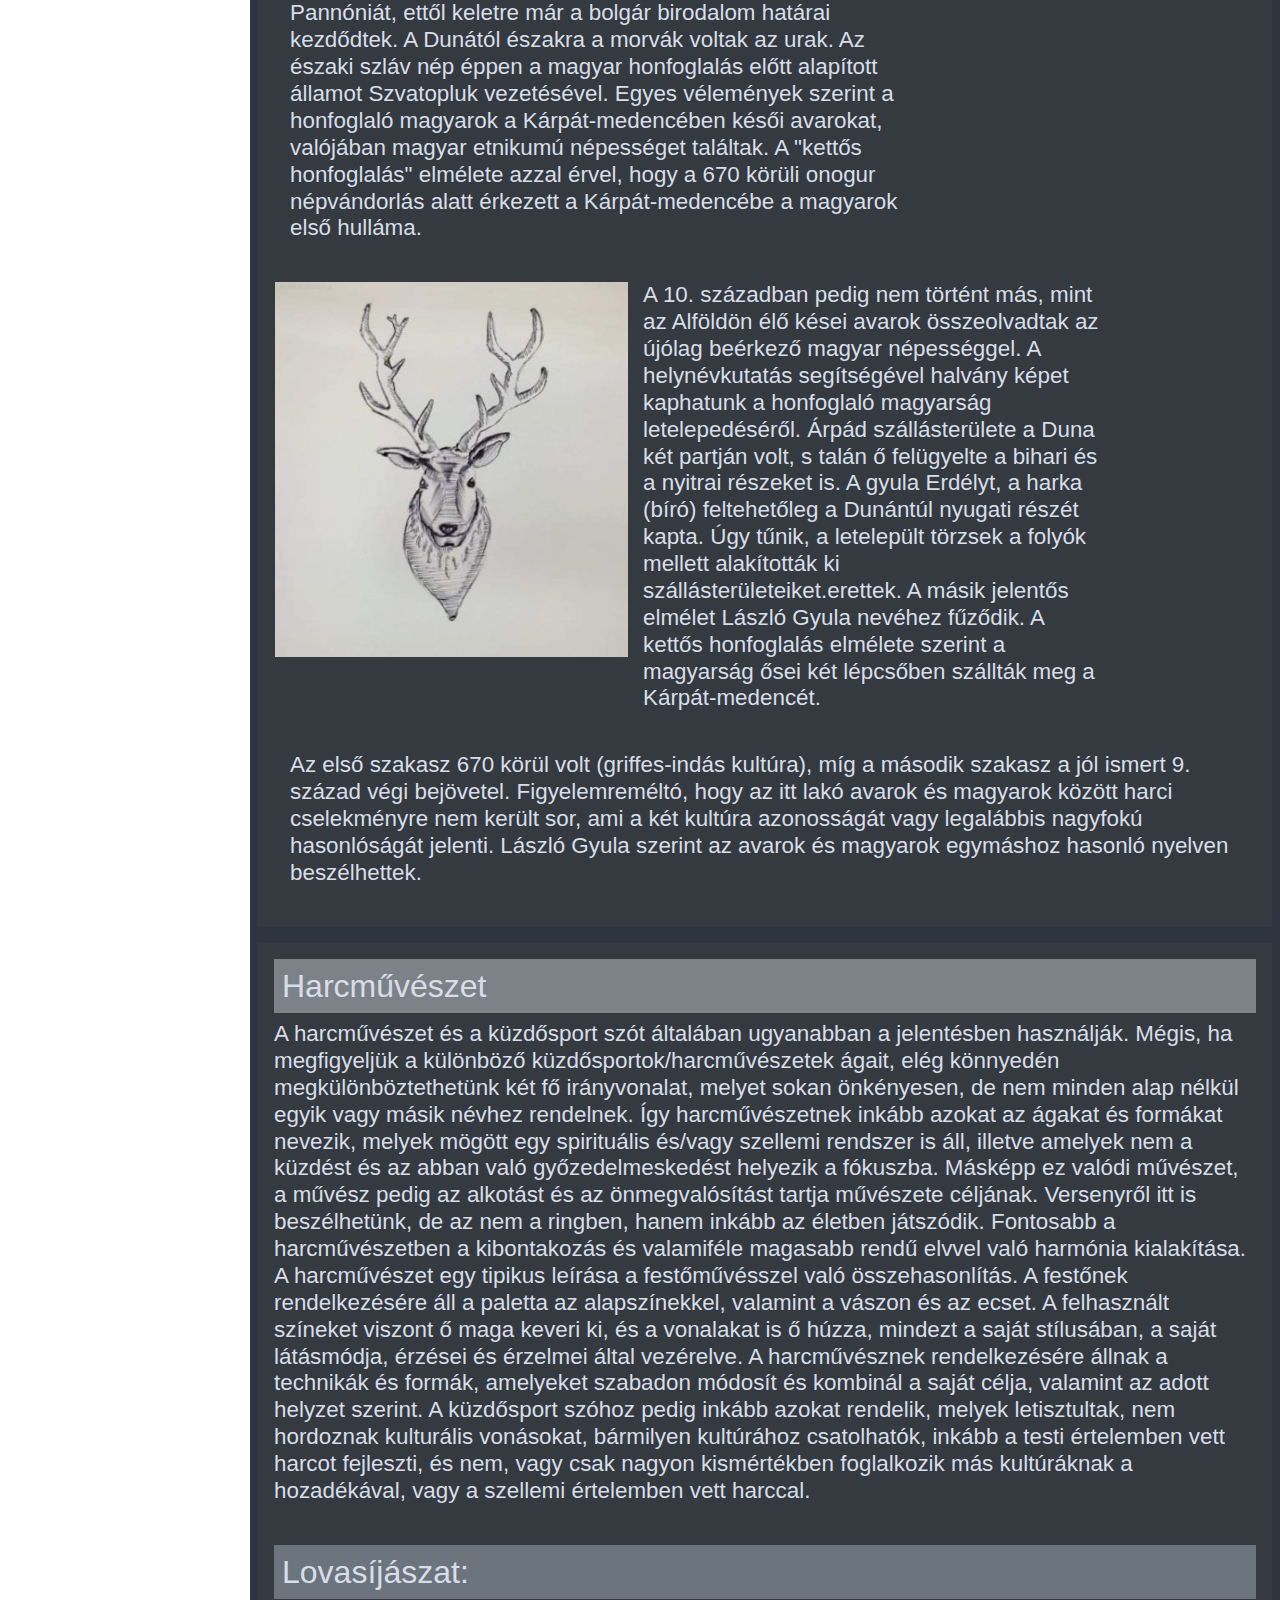
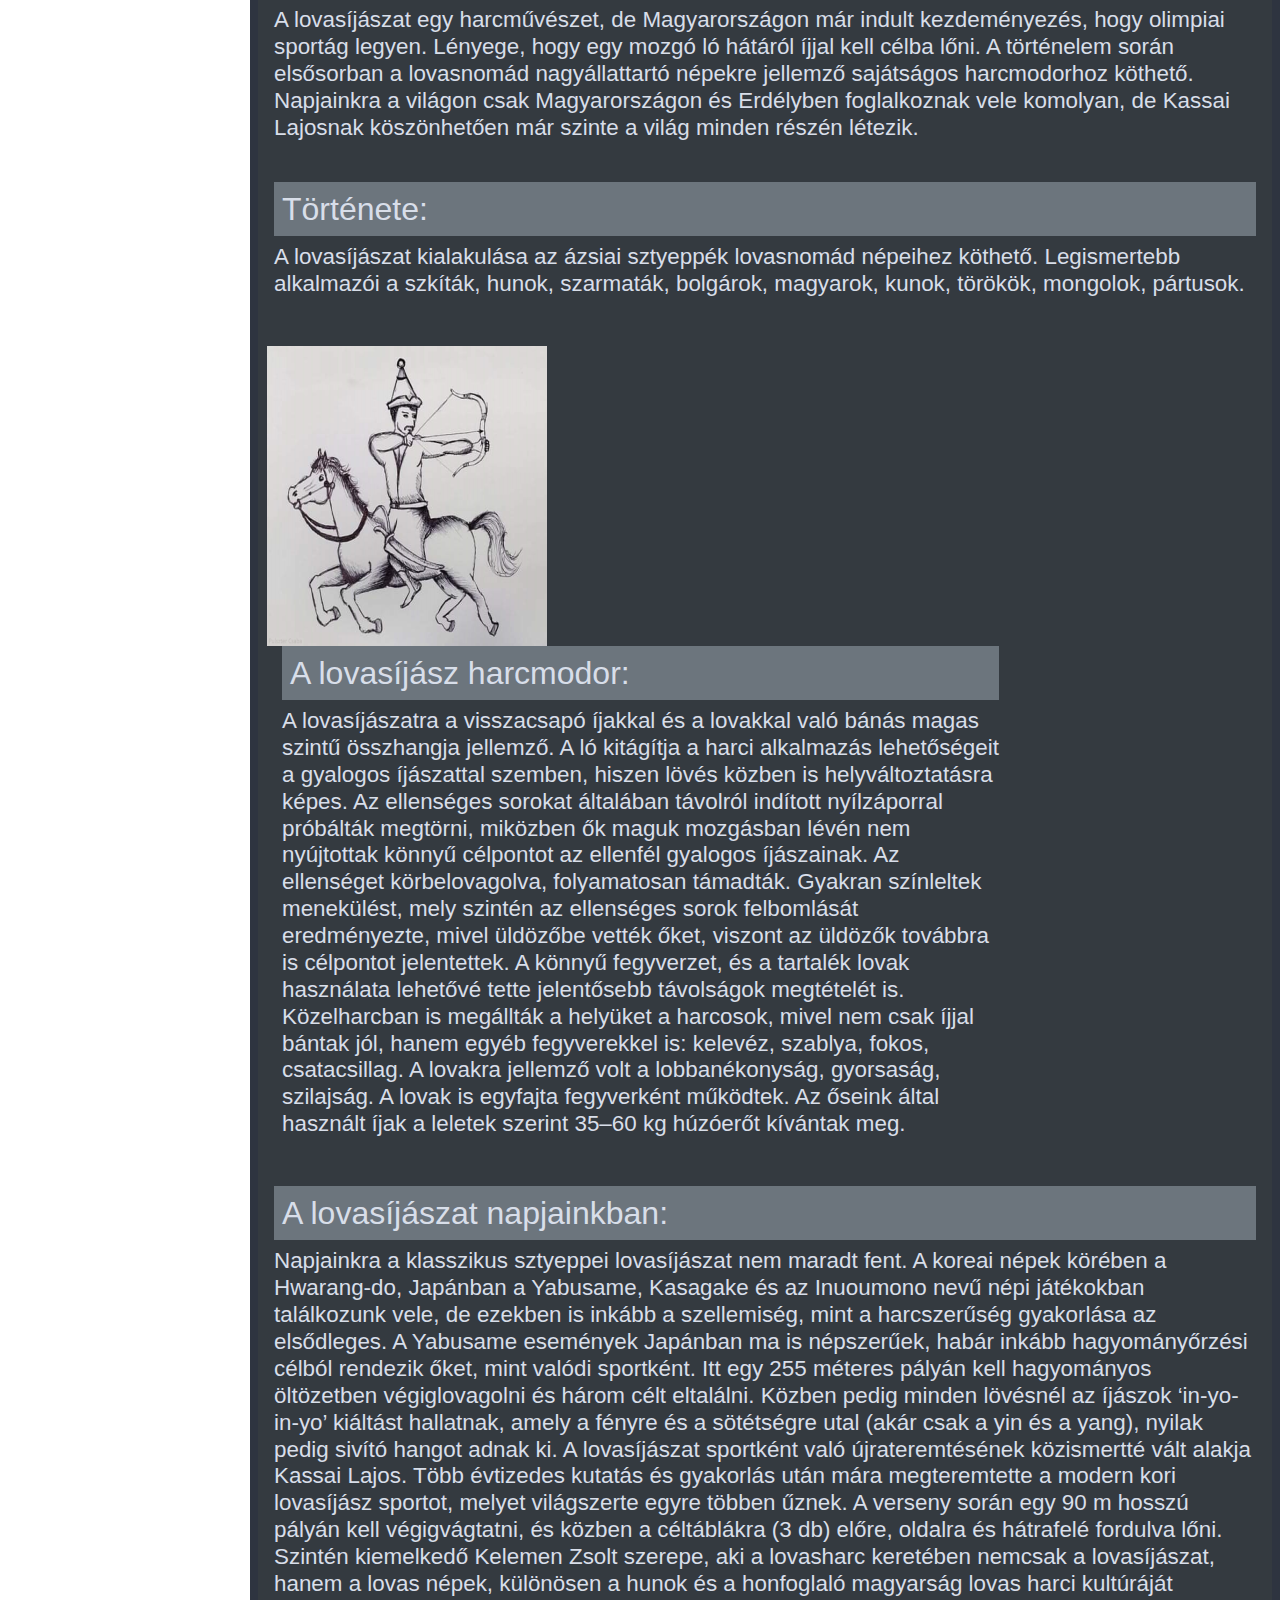
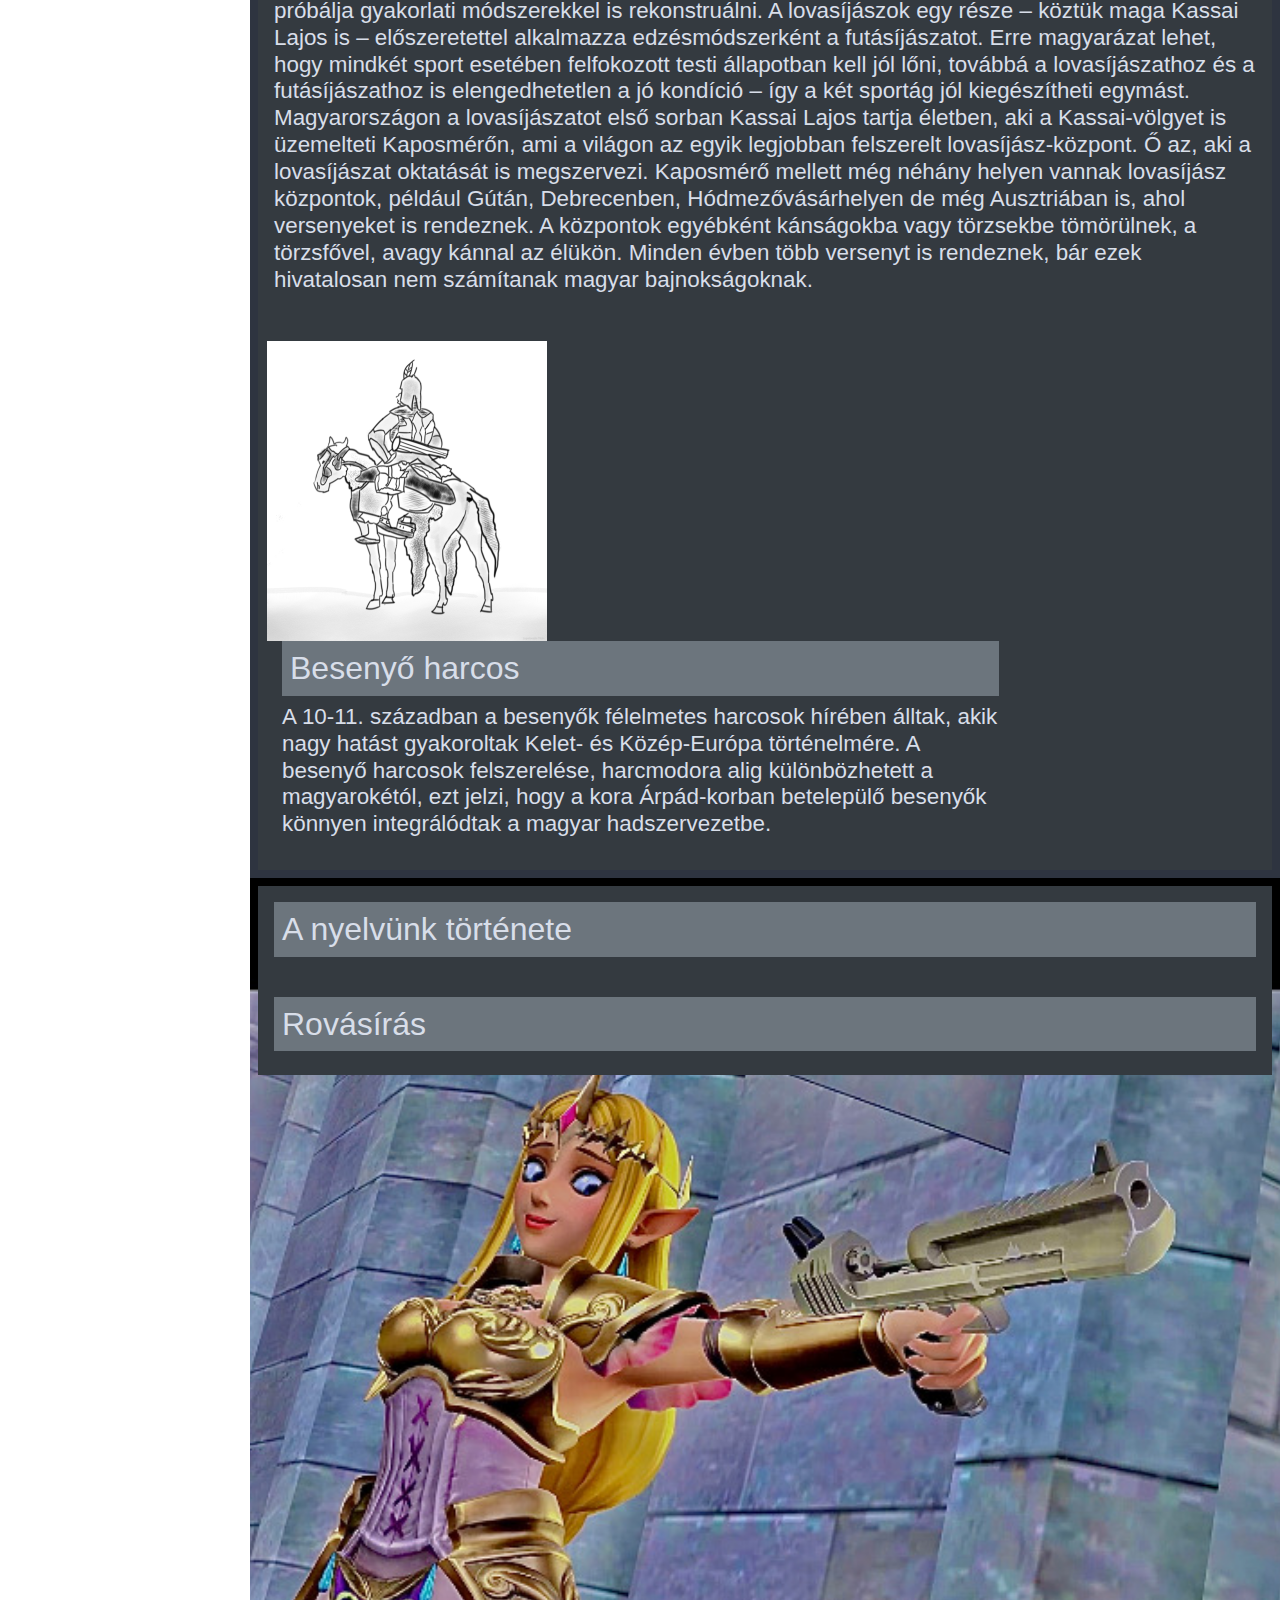
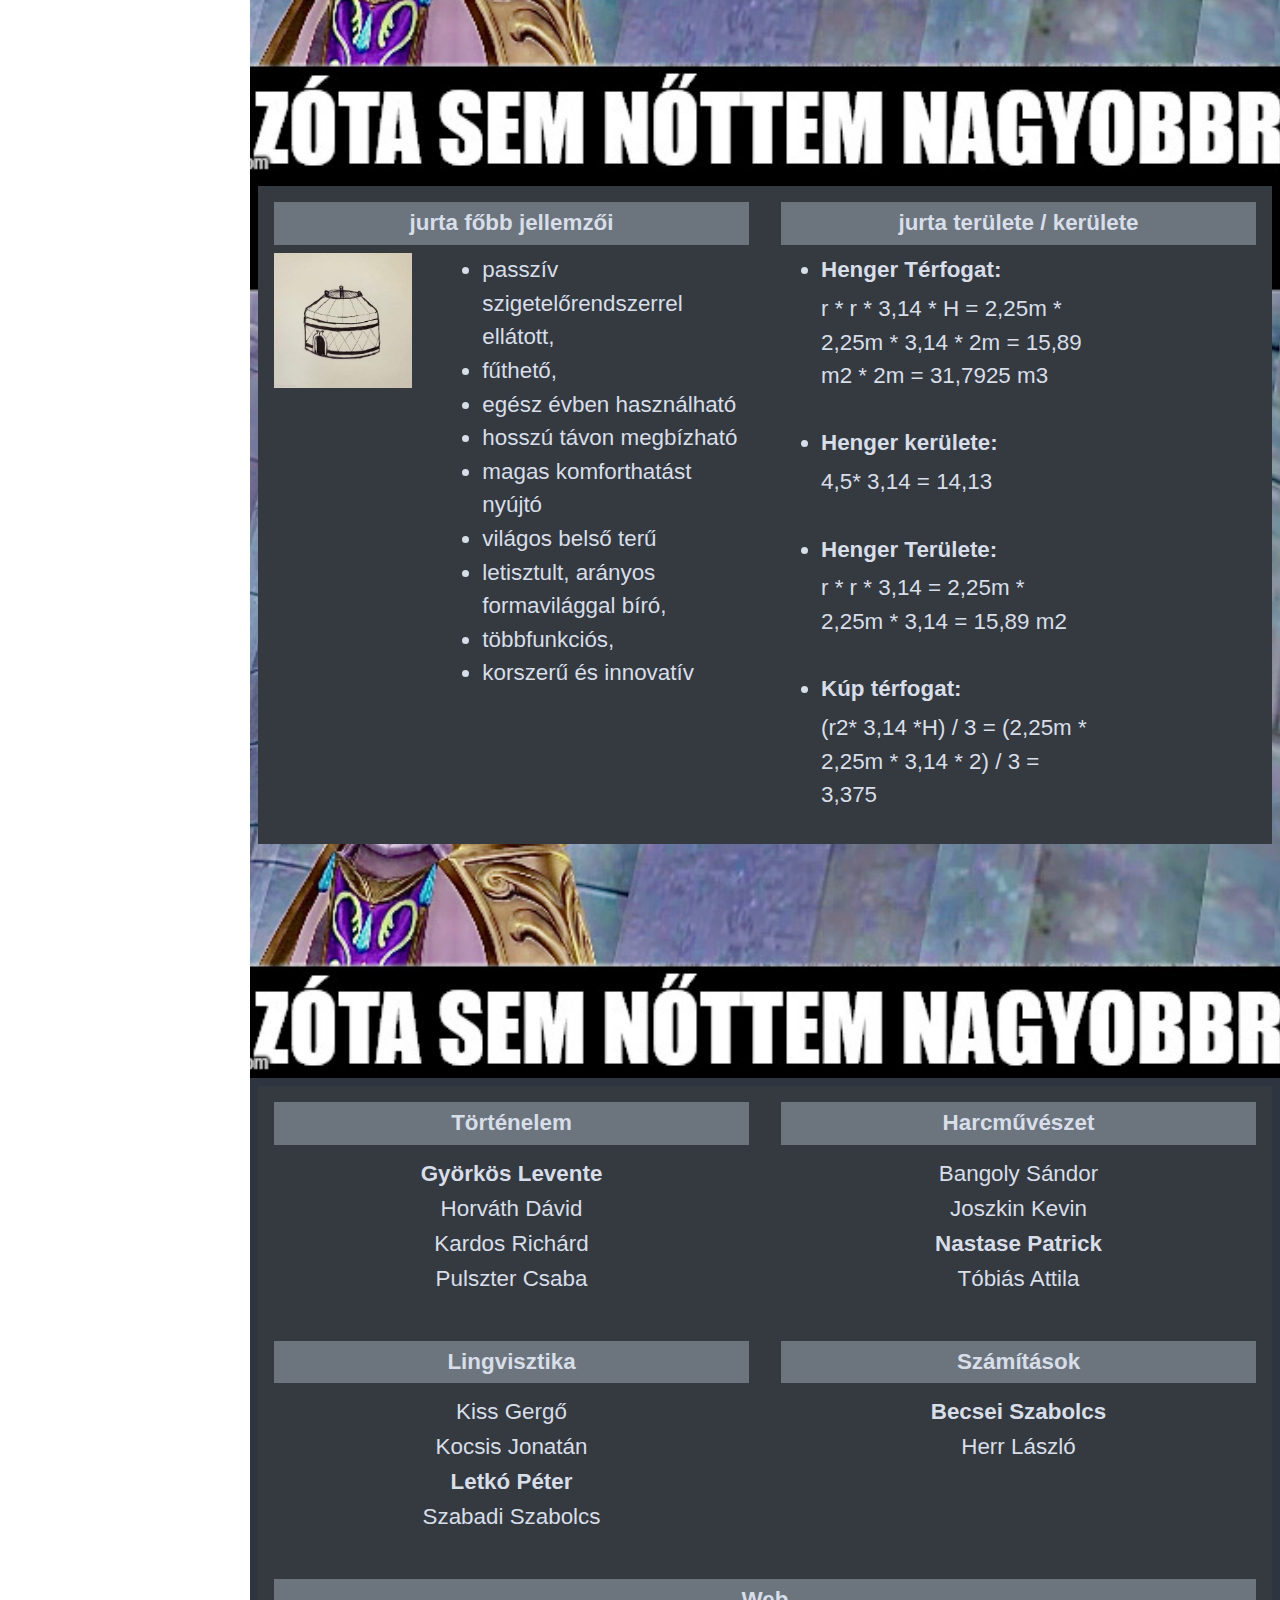
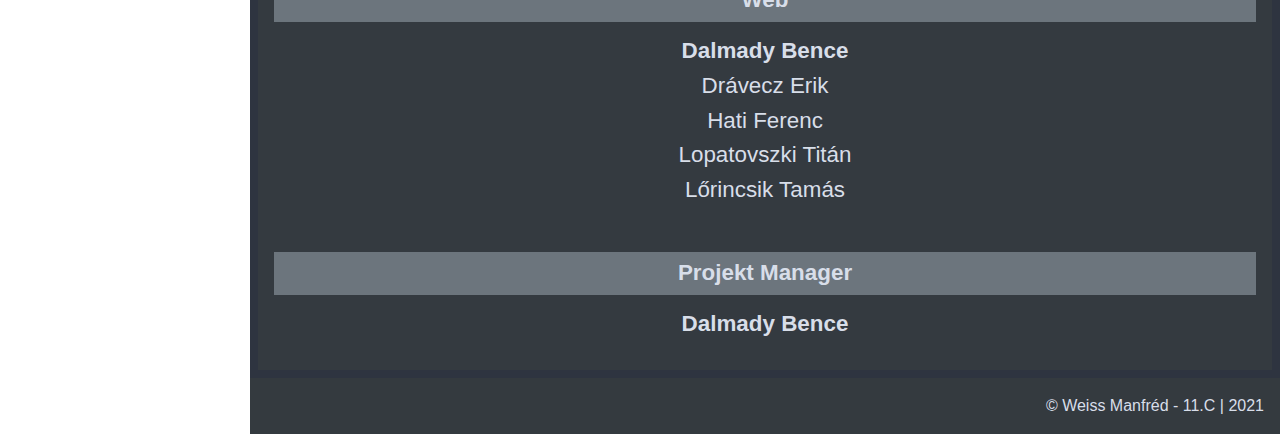
<file: honfoglalas_11C/index.html>
<!DOCTYPE html>
<html lang="hu">
<head>
    <meta charset="UTF-8">
    <meta name="viewport" content="width=device-width, initial-scale=1.0">
    <link rel="stylesheet" href="bootstrap.min.css">
    <link rel="stylesheet" href="site.css">
    <script src="jquery.min.js"></script>
    <script src="main.js"></script>
</head>

<body>
    <nav class="sidebar navbar navbar-expand-lg navbar-dark bg-dark d-lg-block">
        <strong class="navbar-brand">
            Honfoglalás
        </strong>
        <button class="navbar-toggler" type="button" data-toggle="collapse" data-target="#navbarNavDropdown" aria-controls="navbarNavDropdown" aria-expanded="false"
            aria-label="Toggle navigation">
            <span class="navbar-toggler-icon"></span>
        </button>

        <div class="collapse navbar-collapse" id="navbarNavDropdown">
            <ul class="navbar-nav flex-column">
                <li class="nav-item active">
                    <a class="nav-link text-white" href="#home">Kezdőlap</a>
                </li>
                <li class="nav-item">
                    <a class="nav-link text-white" href="#history">Történelme</a>
                </li>
                <li class="nav-item">
                    <a class="nav-link text-white" href="#fight">Harcművészete</a>
                </li>
                <li class="nav-item">
                    <a class="nav-link text-white" href="#language">Lingvisztikája</a>
                </li>
                <li class="nav-item">
                    <a class="nav-link text-white" href="#records">Érdekességek</a>
                </li>
                <!--<li class="nav-item">
                    <a class="nav-link text-white" href="#source">Források</a>
                </li>-->
                <li class="nav-item">
                    <a class="nav-link text-white" href="#credits">Kredit</a>
                </li>
            </ul>
        </div>
    </nav>

    <main class="main-content">
        <section id="home" class="section-100 bg-image p-2">
            <div class="col-sm-12 col-md-12 p-3">
            <h1 class="text-center">Honfoglalás<br>Projektmunka<br>11.C</h1>
        </section>

        <section id="history" class="section-100 bg-image p-2">
            <div class="row mx-0">
                <div class="bg-dark col-sm-12 col-md-12 p-3">
                    <div class="row">
                        <div class="col-sm-12">
                            <h2 class= "bg-secondary p-2 col-sm-12 text-left">Történelmi Háttér</h2>
                            <h3>Atelközből kiszorulván, Árpád népével a Dnjeszter mentén észak-nyugati irányban vonult tovább.
                                A magyar törzsek 895 táján kezdték meg az ország elfoglalását.
                                Először az Alföldet és Erdélyt szállták meg, 900-ra pedig birtokba vették a Kárpát-medence Dunától keletre eső felét.
                                Nem ütköztek számottevő ellenállásba, de ezt valószínűleg már előre tudták, hiszen nem először jártak ezen a vidéken.
                                A Kárpát-medence döntő része a frank és a bolgár birodalom határvidékének számított.</h3>
             
                        <div class="bg-dark col-sm-12 col-md-12 p-3">
                            <div class="row">
                                <img class="col-sm-13" src="img/muzsi_ezüsttál1-395x420.jpg" alt="tál">
                                <div class="col-sm-8">    
                                    <h3>A Dunántúlt Zalavár központtal frank vazallus szláv fejedelmek irányították.
                                    A frankok a Dunáig tartották saját földjüknek Pannóniát, ettől keletre már a bolgár birodalom határai kezdődtek.
                                    A Dunától északra a morvák voltak az urak. Az északi szláv nép éppen a magyar honfoglalás előtt alapított államot Szvatopluk vezetésével.
                                    Egyes vélemények szerint a honfoglaló magyarok a Kárpát-medencében késői avarokat, valójában magyar etnikumú népességet találtak.
                                    A "kettős honfoglalás" elmélete azzal érvel, hogy a 670 körüli onogur népvándorlás alatt érkezett a Kárpát-medencébe a magyarok első hulláma.</h3>
                                </div>
                            </div>
                        </div>
                        
                        <div class="bg-dark col-sm-12 col-md-12 p-3">
                            <div class="row">
                                <img class="col-sm-13" src="img/reverse_szarvas.png" alt="tál">
                                <div class="col-sm-6">    
                                    <h3>A 10. században pedig nem történt más, mint az Alföldön élő kései avarok összeolvadtak az újólag beérkező magyar népességgel.
                                        A helynévkutatás segítségével halvány képet kaphatunk a honfoglaló magyarság letelepedéséről.
                                        Árpád szállásterülete a Duna két partján volt, s talán ő felügyelte a bihari és a nyitrai részeket is.
                                        A gyula Erdélyt, a harka (bíró) feltehetőleg a Dunántúl nyugati részét kapta. Úgy tűnik, a letelepült törzsek a folyók mellett alakították ki szállásterületeiket.erettek.
                                        A másik jelentős elmélet László Gyula nevéhez fűződik. A kettős honfoglalás elmélete szerint a magyarság ősei két lépcsőben szállták meg a Kárpát-medencét.</h3>
                                </div>
                            </div>
                        </div>
            
                        <div class="bg-dark col-sm-12 col-md-12 p-3">
                            <div class="row">
                                <div class="col-sm-12">    
                                    <h3>Az első szakasz 670 körül volt (griffes-indás kultúra), míg a második szakasz a jól ismert 9. század végi bejövetel.
                                        Figyelemreméltó, hogy az itt lakó avarok és magyarok között harci cselekményre nem került sor, ami a két kultúra azonosságát vagy legalábbis nagyfokú hasonlóságát jelenti.
                                        László Gyula szerint az avarok és magyarok egymáshoz hasonló nyelven beszélhettek.</h3>
                                </div>
                            </div>   
                        </div>
                    </div>
                </div>
            </div>
        </section>

        <section id="fight" class="section-100 bg-image p-2">
            <div class="row mx-0">
                <div class="bg-dark col-sm-12 col-md-12 p-3">
                    <div class="row">
                        <div class="col-sm-12">
                            <h2 class= "bg-black p-2 col-sm-12 text-left">Harcművészet</h2>
                            <h3>A harcművészet és a küzdősport szót általában ugyanabban a jelentésben használják.
                                Mégis, ha megfigyeljük a különböző küzdősportok/harcművészetek ágait, elég könnyedén megkülönböztethetünk két fő irányvonalat,
                                melyet sokan önkényesen, de nem minden alap nélkül egyik vagy másik névhez rendelnek.
                                Így harcművészetnek inkább azokat az ágakat és formákat nevezik, melyek mögött egy spirituális és/vagy szellemi rendszer is áll, illetve amelyek nem a küzdést és az abban való győzedelmeskedést helyezik a fókuszba.
                                Másképp ez valódi művészet, a művész pedig az alkotást és az önmegvalósítást tartja művészete céljának.
                                Versenyről itt is beszélhetünk, de az nem a ringben, hanem inkább az életben játszódik.
                                Fontosabb a harcművészetben a kibontakozás és valamiféle magasabb rendű elvvel való harmónia kialakítása.
                                A harcművészet egy tipikus leírása a festőművésszel való összehasonlítás.
                                A festőnek rendelkezésére áll a paletta az alapszínekkel, valamint a vászon és az ecset.
                                A felhasznált színeket viszont ő maga keveri ki, és a vonalakat is ő húzza, mindezt a saját stílusában, a saját látásmódja, érzései és érzelmei által vezérelve.
                                A harcművésznek rendelkezésére állnak a technikák és formák, amelyeket szabadon módosít és kombinál a saját célja, valamint az adott helyzet szerint.
                                A küzdősport szóhoz pedig inkább azokat rendelik, melyek letisztultak, nem hordoznak kulturális vonásokat,
                                bármilyen kultúrához csatolhatók, inkább a testi értelemben vett harcot fejleszti, és nem, vagy csak nagyon kismértékben foglalkozik más kultúráknak a hozadékával,
                                vagy a szellemi értelemben vett harccal.
                        </div>
                    </div>
                </div>

                <div class="bg-dark col-sm-12 col-md-12 p-3">
                    <div class="row">
                        <div class="col-sm-12">
                            <h2 class="bg-secondary p-2 col-sm-12 text-left">Lovasíjászat:</h2>
                            <h3>A lovasíjászat egy harcművészet, de Magyarországon már indult kezdeményezés, hogy olimpiai sportág legyen. Lényege, hogy egy mozgó ló hátáról íjjal kell célba lőni.
                            A történelem során elsősorban a lovasnomád nagyállattartó népekre jellemző sajátságos harcmodorhoz köthető.
                            Napjainkra a világon csak Magyarországon és Erdélyben foglalkoznak vele komolyan, de Kassai Lajosnak köszönhetően már szinte a világ minden részén létezik.</h3>
                        </div>
                    </div>
                </div>

                
                <div class="bg-dark col-sm-12 col-md-12 p-3">
                    <div class="row">
                        <div class="col-sm-12">
                            <h2 class="bg-secondary p-2 col-sm-12 text-left">Története:</h2>
                            <h3>A lovasíjászat kialakulása az ázsiai sztyeppék lovasnomád népeihez köthető. Legismertebb alkalmazói a szkíták, hunok, szarmaták, bolgárok, magyarok, kunok, törökök, mongolok, pártusok.</h3>
                        </div>
                    </div>
                </div>
                
                <div class="bg-dark col-sm-12 col-md-12 p-4">
                    <div class="row">
                        <img class="col-sm-13" src="img/nyilas_lovas.png" alt="szarvas">
                        <div class="col-sm-9"> 
                            <h2 class="bg-secondary p-2 col-sm-12 col-md-12 text-left">A lovasíjász harcmodor:</h2>
                            <h3>A lovasíjászatra a visszacsapó íjakkal és a lovakkal való bánás magas szintű összhangja jellemző. A ló kitágítja a harci alkalmazás lehetőségeit a gyalogos íjászattal szemben, hiszen lövés közben is helyváltoztatásra képes.
                            Az ellenséges sorokat általában távolról indított nyílzáporral próbálták megtörni, miközben ők maguk mozgásban lévén nem nyújtottak könnyű célpontot az ellenfél gyalogos íjászainak.
                            Az ellenséget körbelovagolva, folyamatosan támadták. Gyakran színleltek menekülést, mely szintén az ellenséges sorok felbomlását eredményezte, mivel üldözőbe vették őket, viszont az üldözők továbbra is célpontot jelentettek.
                            A könnyű fegyverzet, és a tartalék lovak használata lehetővé tette jelentősebb távolságok megtételét is. Közelharcban is megállták a helyüket a harcosok, mivel nem csak íjjal bántak jól, hanem egyéb fegyverekkel is: kelevéz, szablya, fokos, csatacsillag.
                            A lovakra jellemző volt a lobbanékonyság, gyorsaság, szilajság. A lovak is egyfajta fegyverként működtek. Az őseink által használt íjak a leletek szerint 35–60 kg húzóerőt kívántak meg.</h3>
                        </div>
                    </div>
                </div>

                <div class="bg-dark col-sm-12 col-md-12 p-3">
                    <div class="row">
                        <div class="col-sm-12">
                            <h2 class="bg-secondary p-2 col-sm-12 text-left">A lovasíjászat napjainkban:</h2>
                            <h3>Napjainkra a klasszikus sztyeppei lovasíjászat nem maradt fent. A koreai népek körében a Hwarang-do, Japánban a Yabusame, Kasagake és az Inuoumono nevű népi játékokban találkozunk vele, de ezekben is inkább a szellemiség, mint a harcszerűség gyakorlása az elsődleges.
                            A Yabusame események Japánban ma is népszerűek, habár inkább hagyományőrzési célból rendezik őket, mint valódi sportként. Itt egy 255 méteres pályán kell hagyományos öltözetben végiglovagolni és három célt eltalálni.
                            Közben pedig minden lövésnél az íjászok ‘in-yo-in-yo’ kiáltást hallatnak, amely a fényre és a sötétségre utal (akár csak a yin és a yang), nyilak pedig sivító hangot adnak ki.
                            A lovasíjászat sportként való újrateremtésének közismertté vált alakja Kassai Lajos. Több évtizedes kutatás és gyakorlás után mára megteremtette a modern kori lovasíjász sportot, melyet világszerte egyre többen űznek.
                            A verseny során egy 90 m hosszú pályán kell végigvágtatni, és közben a céltáblákra (3 db) előre, oldalra és hátrafelé fordulva lőni.
                            Szintén kiemelkedő Kelemen Zsolt szerepe, aki a lovasharc keretében nemcsak a lovasíjászat, hanem a lovas népek, különösen a hunok és a honfoglaló magyarság lovas harci kultúráját próbálja gyakorlati módszerekkel is rekonstruálni.
                            A lovasíjászok egy része – köztük maga Kassai Lajos is – előszeretettel alkalmazza edzésmódszerként a futásíjászatot.
                            Erre magyarázat lehet, hogy mindkét sport esetében felfokozott testi állapotban kell jól lőni, továbbá a lovasíjászathoz és a futásíjászathoz is elengedhetetlen a jó kondíció – így a két sportág jól kiegészítheti egymást.
                            Magyarországon a lovasíjászatot első sorban Kassai Lajos tartja életben, aki a Kassai-völgyet is üzemelteti Kaposmérőn, ami a világon az egyik legjobban felszerelt lovasíjász-központ.
                            Ő az, aki a lovasíjászat oktatását is megszervezi. Kaposmérő mellett még néhány helyen vannak lovasíjász központok, például Gútán, Debrecenben, Hódmezővásárhelyen de még Ausztriában is, ahol versenyeket is rendeznek.
                            A központok egyébként kánságokba vagy törzsekbe tömörülnek, a törzsfővel, avagy kánnal az élükön. Minden évben több versenyt is rendeznek, bár ezek hivatalosan nem számítanak magyar bajnokságoknak.</h3>
                        </div>
                    </div>
                </div>
                
                <div class="bg-dark col-sm-12 col-md-12 p-4">
                    <div class="row">
                        <img class="col-sm-13" src="img/lovas_katona.png" alt="lovaskatona">
                        <div class="col-sm-9">
                            <h2 class="bg-secondary p-2 col-sm-12 text-left">Besenyő harcos</h2>
                            <h3>A 10-11. században a besenyők félelmetes harcosok hírében álltak, akik nagy hatást gyakoroltak Kelet- és Közép-Európa történelmére.
                            A besenyő harcosok felszerelése, harcmodora alig különbözhetett a magyarokétól, ezt jelzi, hogy a kora Árpád-korban betelepülő besenyők könnyen integrálódtak a magyar hadszervezetbe.</h3>
                        </div>
                    </div>
                </div>   
        </section>

        <section id="language" class="section-100 bg-image p-2">
            <div class="row mx-0">
                <div class="bg-dark col-sm-12 col-md-12 p-3">
                    <div class="row">
                        <div class="col-sm-12">
                        <h2 class="bg-secondary p-2 col-sm-12 text-left">A nyelvünk története</h2>
                    </div>
                </div>
            </div>

                <div class="bg-dark col-sm-12 col-md-12 p-3">
                    <div class="row">
                        <div class="col-sm-12">
                            <h2 class="bg-secondary p-2 col-sm-12 text-left">Rovásírás</h2>
                        </div>
                    </div>
                </div>
        </section>

        <section id="records" class="section-100 bg-image p-2">
            <div class="row mx-0">
                <div class="bg-dark col-sm-12 col-md-6 p-3">
                    <h4 class="bg-secondary p-2 col-sm-12 text-center">
                        jurta főbb jellemzői
                    </h4>
                    <div class="row">
                        <img class="col-sm-4" src="img/jurta.png" alt="jurta">
                        <div class="col-sm-8">
                            <ul>
                                <li>passzív szigetelőrendszerrel ellátott,</li>
                                <li>fűthető,</li>
                                <li>egész évben használható</li>
                                <li>hosszú távon megbízható</li>
                                <li>magas komforthatást nyújtó</li>
                                <li>világos belső terű</li>
                                <li>letisztult, arányos formavilággal bíró,</li>
                                <li>többfunkciós,</li>
                                <li>korszerű és innovatív</li>
                            </ul>
                        </div>
                    </div>
                </div>

                <div class="bg-dark col-sm-12 col-md-6 p-3">
                    <h4 class="bg-secondary p-2 col-sm-12 text-center">
                        jurta területe / kerülete
                    </h4>
                    <div class="row">
                        <div class="col-sm-8">
                            <ul>
                                <li>
                                    <h5>Henger Térfogat:</h5> 
                                    r * r * 3,14 * H = 2,25m * 2,25m * 3,14 * 2m = 15,89 m2 * 2m = 31,7925 m3
                                </li>
                                <br>
                                <li>
                                    <h5>Henger kerülete:</h5>
                                    4,5* 3,14 = 14,13
                                </li>
                                <br>
                                <li>
                                    <h5>Henger Területe:</h5>
                                    r * r * 3,14 = 2,25m * 2,25m * 3,14 =  15,89 m2
                                </li>
                                <br>
                                <li>
                                    <h5>Kúp térfogat:</h5>
                                    (r2* 3,14 *H) / 3  = (2,25m * 2,25m * 3,14 * 2) / 3 = 3,375
                                </li>
                            </ul>
                        </div>
                    </div>
                </div>
            </div>
        </section>

        <!--<section id="source" class="section-100 bg-image p-2">
            <div class="row mx-0">
                <div class="col-sm-8">
                    <ul>
                        <li>Uci-u</li>
                        <li>Ici-u</li>
                        <li>robannós cintányérok</li>
                        <li>uhhhh</li>
                        <li>tricián</li>
                        <li>Ellopták, az ororszok a tankot, benne volt a kombinált fogó.</li>
                    </ul>
                </div>
            </div>
        </section>-->

        <section id="credits" class="section-100 bg-image p-2">
            <div class="row mx-0">
                <div class="bg-dark col-sm-12 col-md-6 p-3">
                    <h4 class="bg-secondary p-2 col-sm-12 text-center">
                        Történelem
                    </h4>
                    <div class="row">
                        <div class="col-sm-8 p-2 col-sm-12 text-center">
                                <h5>Györkös Levente</h5>
                                <h6>Horváth Dávid</h6>
                                <h6>Kardos Richárd</h6>
                                <h6>Pulszter Csaba</h6>
                        </div>
                    </div>
                </div>

                <div class="bg-dark col-sm-12 col-md-6 p-3">
                    <h4 class="bg-secondary p-2 col-sm-12 text-center">
                        Harcművészet
                    </h4>
                    <div class="row">
                        <div class="col-sm-8 p-2 col-sm-12 text-center">
                            
                                <h6>Bangoly Sándor</h6>
                                <h6>Joszkin Kevin</h6>
                                <h5>Nastase Patrick</h5>
                                <h6>Tóbiás Attila</h6>
                            
                        </div>
                    </div>
                </div>

                <div class="bg-dark col-sm-12 col-md-6 p-3">
                    <h4 class="bg-secondary p-2 col-sm-12 text-center">
                        Lingvisztika
                    </h4>
                    <div class="row">
                        <div class="col-sm-8 p-2 col-sm-12 text-center">
                            
                                <h6>Kiss Gergő</h6>
                                <h6>Kocsis Jonatán</h6>
                                <h5>Letkó Péter</h5>
                                <h6>Szabadi Szabolcs</h6>
                            </ul>
                        </div>
                    </div>
                </div>

                <div class="bg-dark col-sm-12 col-md-6 p-3">
                    <h4 class="bg-secondary p-2 col-sm-12 text-center">
                        Számítások
                    </h4>
                    <div class="row">
                        <div class="col-sm-8 p-2 col-sm-12 text-center">
                                <h5>Becsei Szabolcs</h5>
                                <h6>Herr László</h6>
                            </ul>
                        </div>
                    </div>
                </div>

                <div class="bg-dark col-lg-12 col-md-6 p-3">
                    <h4 class="bg-secondary p-2 col-sm-12 text-center">
                        Web
                    </h4>
                    <div class="row">
                        <div class="col-sm-8 p-2 col-sm-12 text-center">
                            
                                <h5>Dalmady Bence</h5>
                                <h6>Drávecz Erik</h6>
                                <h6>Hati Ferenc</h6>
                                <h6>Lopatovszki Titán</h6>
                                <h6>Lőrincsik Tamás</h6>
                            </ul>
                        </div>
                    </div>
                </div>

                <div class="bg-dark col-lg-12 col-md-6 p-3">
                    <h4 class="bg-secondary p-2 col-sm-12 text-center">
                        Projekt Manager
                    </h4>
                    <div class="row">
                        <div class="col-sm-8 p-2 col-sm-12 text-center">
                            <h5>Dalmady Bence</h5> 
                        </div>
                    </div>
                </div>
            </div>
        </section>
    </main>

    <footer class="text-right p-3">
        <h7>
            © Weiss Manfréd - 11.C | 2021
        </h7>
    </footer>

    <script src="popper.min.js"></script>
    <script src="bootstrap.min.js"></script>
</body>

</html>
</file>
<file: site.css>
body {
    font-family: -apple-system, BlinkMacSystemFont, 'Segoe UI', Roboto, Oxygen, Ubuntu, Cantarell, 'Open Sans', 'Helvetica Neue', sans-serif;
}

.bg-black {
    background-color: #7D8289 !important;
}

.sidebar h1 {
    font-size: 1.5rem;
}

.sidebar strong {
    font-size: 1.5rem;
}


.sidebar {
    background-color: #2E3440 !important;
}

@media (min-width: 768px) {
    .sidebar {
        height: 100vh;
        width: 250px;
        min-height: 400px;
        overflow: auto;
        padding: 30px;
        position: fixed;
    }
}

.active>.nav-link {
    color: #7D8289!important;
    font-weight: bold;
}

@media (min-width: 768px) {
    .main-content {
        float: right;
        width: calc(100% - 250px);
    }
    footer {
        float: right;
        width: calc(100% - 250px);
    }
}

.bg-image {
    background-size: cover;
    background-repeat: no-repeat;
    background-position: center;
}

.section-100 {
    min-height: 100vh;
    z-index: 20;
    position: relative;
}

#home {
    filter: grayscale(80%);
    background-image: url('img/Távoli_nyilzápor.jpg');
    color: #343434;
}

#home h1 {
    filter: contrast(120%);
    padding-top: 30vh;
    font-size: 60px;
    font-weight: bold;
    color: orange;
}

h2 {
    font-weight: bold;
}

h3 {
    font-size: 1.4rem;
}

h4 {
    font-size: 1.4rem;
    font-weight: bold;
    color: #D8DEE9;
}

h5 {
    font-size: 1.4rem;
    font-weight: bold;
    color: #D8DEE9;
}

h6 {
    font-size: 1.4rem;
    color: #D8DEE9;
}


.row > img{
    height: 100%;
}

#fight {
    color: #D8DEE9;
    background-color: #2E3440;
}

#language {

    color: #D8DEE9;
    background-color: #2E3440;
}  

#facts {
    
    background-color: #2E3440;
    font-size: 1.4rem;
    color: #D8DEE9;
}

#credits {
    background-color: #2E3440;

}

#history {
    color: #D8DEE9;
    background-color: #2E3440;
}

#legends {
    color: #D8DEE9;
    background-color: #2E3440;
}


footer{
 background-color: #343A3F;
 color:#D8DEE9;
 text-align: end;
}
</file>
<file: honfoglalas_11C/site.css>
body {
    font-family: -apple-system, BlinkMacSystemFont, 'Segoe UI', Roboto, Oxygen, Ubuntu, Cantarell, 'Open Sans', 'Helvetica Neue', sans-serif;
}
/**7D8289**/
.bg-black {
    background-color: #7D8289 !important;
}

.sidebar h1 {
    font-size: 1.5rem;
}

.sidebar strong {
    font-size: 1.5rem;
}
/**2E3440**/
.sidebar {
    background-color: #2E3440 !important;
}

@media (min-width: 992px) {
    .sidebar {
        height: 100vh;
        width: 250px;
        min-height: 400px;
        overflow: auto;
        padding: 30px;
        position: fixed;
    }
}

.active>.nav-link {
    color: #7D8289!important;
    font-weight: bold;
}

@media (min-width: 992px) {
    .main-content {
        float: right;
        width: calc(100% - 250px);
    }
    footer {
        float: right;
        width: calc(100% - 250px);
    }
}

.bg-image {
    background-size: cover;
    background-repeat: no-repeat;
    background-position: center;
}

.section-100 {
    min-height: 100vh;
    z-index: 20;
    position: relative;
}

#home {
    background-image: url('img/Távoli_nyilzápor.jpg');
    color: #2E3440;
}

#home h1 {
    padding-top: 30vh;
    font-size: 3rem;
    font-weight: bold;
}


h3 {
    font-size: 1.4rem;
}

h4 {
    font-size: 1.4rem;
    font-weight: bold;
    color: #D8DEE9;
}

h5 {
    font-size: 1.4rem;
    font-weight: bold;
    color: #D8DEE9;
}

h6 {
    font-size: 1.4rem;
    color: #D8DEE9;
}


.row > img{
    height: 100%;
}

#fight {
    color: #D8DEE9;
    background-color: #2E3440;
}

#language {
    background-image: url('img/ling_bkg.jpg');
    color: #D8DEE9;
    background-color: #2E3440;
}  

#records {
    background-image: url('img/ling_bkg.jpg');
    background-color: #2E3440;
    font-size: 1.4rem;
    color: #D8DEE9;
}

#source{
    background-image: url('img/src_bkg.jpeg');
}

#credits {
    background-color: #2E3440;

}

#history {
    color: #D8DEE9;
    background-color: #2E3440;
}


footer{
 background-color: #343A3F;
 color:#D8DEE9;
 text-align: end;
}
</file>
